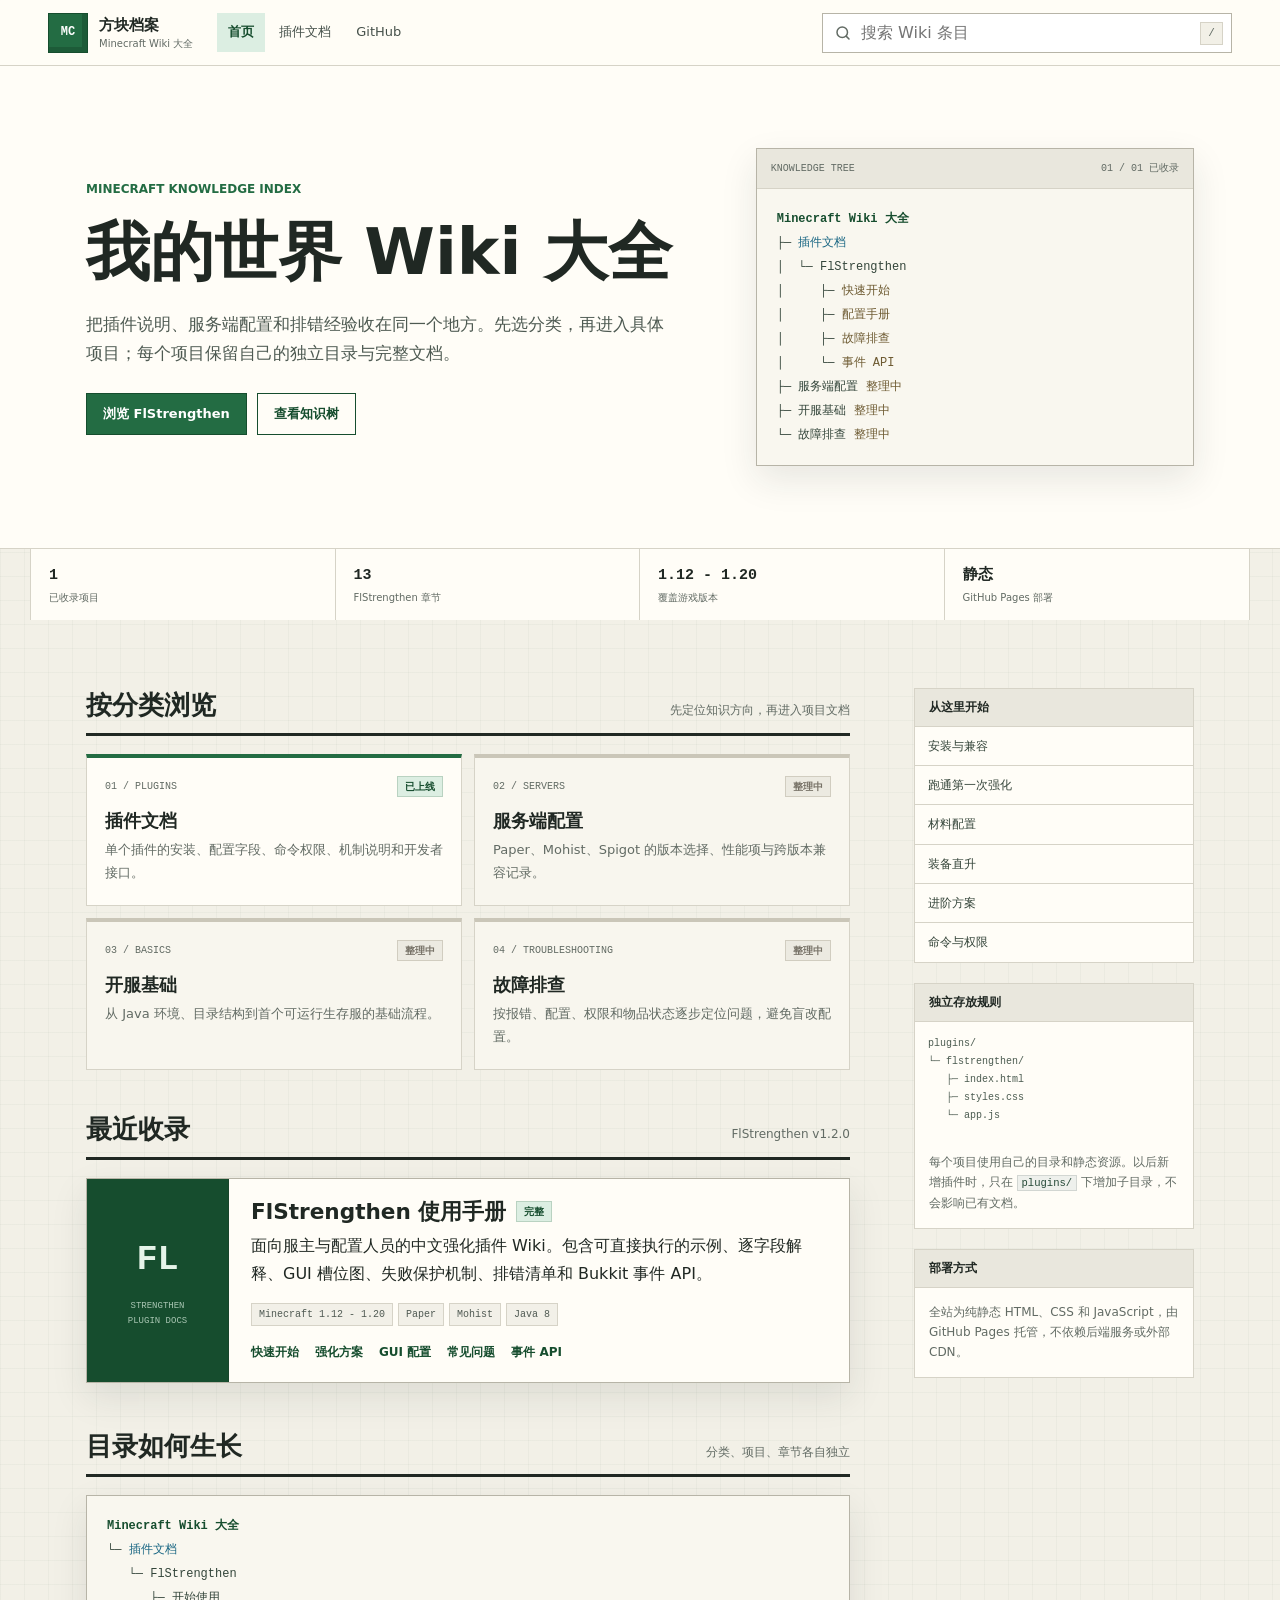
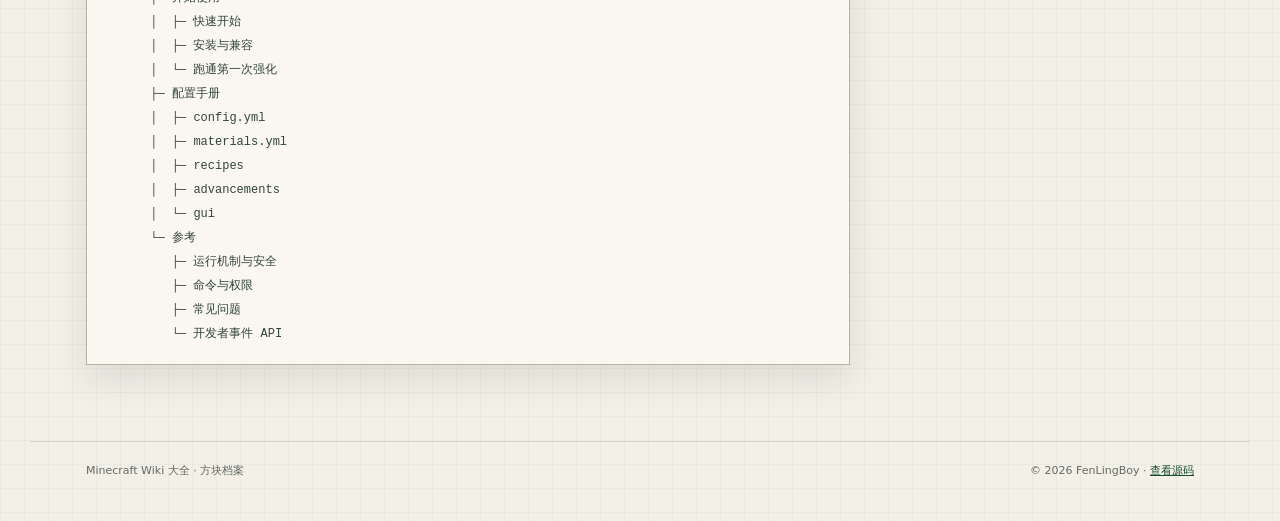
<file: index.html>
<!doctype html>
<html lang="zh-CN">
<head>
  <meta charset="utf-8">
  <meta name="viewport" content="width=device-width, initial-scale=1">
  <meta name="description" content="我的世界 Wiki 大全：插件文档、服务端配置、兼容说明与排错知识库。">
  <title>我的世界 Wiki 大全</title>
  <link rel="stylesheet" href="assets/hub.css">
</head>
<body>
  <a class="skip-link" href="#portal-main">跳到正文</a>
  <header class="site-header">
    <a class="hub-brand" href="index.html" aria-label="Minecraft Wiki 首页">
      <span class="hub-mark">MC</span>
      <span class="hub-brand-copy"><strong>方块档案</strong><small>Minecraft Wiki 大全</small></span>
    </a>
    <nav class="header-nav" aria-label="主导航">
      <a href="index.html" aria-current="page">首页</a>
      <a class="searchable" href="plugins/index.html" data-title="插件文档" data-group="分类目录" data-search="插件文档 FlStrengthen Paper Mohist Minecraft 强化">插件文档</a>
      <a href="https://github.com/FenLingBoy/minecraft-wiki" target="_blank" rel="noreferrer">GitHub</a>
    </nav>
    <div class="hub-search">
      <svg class="hub-search-icon" viewBox="0 0 24 24" aria-hidden="true"><circle cx="11" cy="11" r="7"/><path d="m20 20-3.5-3.5"/></svg>
      <input id="hub-search-input" type="search" placeholder="搜索 Wiki 条目" autocomplete="off" aria-label="搜索 Wiki" aria-expanded="false">
      <kbd>/</kbd>
      <div class="hub-search-results" id="hub-search-results" hidden></div>
    </div>
  </header>

  <section class="hero">
    <div class="hero-inner">
      <div>
        <p class="eyebrow">MINECRAFT KNOWLEDGE INDEX</p>
        <h1>我的世界 Wiki 大全</h1>
        <p class="hero-lead">把插件说明、服务端配置和排错经验收在同一个地方。先选分类，再进入具体项目；每个项目保留自己的独立目录与完整文档。</p>
        <div class="hero-actions">
          <a class="primary-link searchable" href="plugins/flstrengthen/index.html" data-title="FlStrengthen 使用手册" data-group="插件文档" data-search="FlStrengthen 强化插件 装备直升 安装 配置 材料 概率 进阶 GUI 命令 排错 API 1.12 1.20 Paper Mohist">浏览 FlStrengthen</a>
          <a class="secondary-link searchable" href="#knowledge-tree" data-title="知识树" data-group="本站导航" data-search="知识树 分支 子分支 目录结构">查看知识树</a>
        </div>
      </div>
      <div class="tree-panel" aria-label="站点知识树">
        <div class="tree-panel-head"><span>KNOWLEDGE TREE</span><span>01 / 01 已收录</span></div>
        <pre class="knowledge-tree"><span class="root">Minecraft Wiki 大全</span>
├─ <a class="branch" href="plugins/index.html">插件文档</a>
│  └─ <a href="plugins/flstrengthen/index.html">FlStrengthen</a>
│     ├─ <a class="leaf" href="plugins/flstrengthen/index.html#quick-start">快速开始</a>
│     ├─ <a class="leaf" href="plugins/flstrengthen/index.html#config">配置手册</a>
│     ├─ <a class="leaf" href="plugins/flstrengthen/index.html#troubleshooting">故障排查</a>
│     └─ <a class="leaf" href="plugins/flstrengthen/index.html#api">事件 API</a>
├─ 服务端配置 <span class="leaf">整理中</span>
├─ 开服基础 <span class="leaf">整理中</span>
└─ 故障排查 <span class="leaf">整理中</span></pre>
      </div>
    </div>
  </section>

  <div class="status-strip" aria-label="站点状态">
    <div><strong>1</strong><span>已收录项目</span></div>
    <div><strong>13</strong><span>FlStrengthen 章节</span></div>
    <div><strong>1.12 - 1.20</strong><span>覆盖游戏版本</span></div>
    <div><strong>静态</strong><span>GitHub Pages 部署</span></div>
  </div>

  <main class="portal-main" id="portal-main">
    <div class="portal-layout">
      <div>
        <section aria-labelledby="channels-title">
          <div class="section-head">
            <h2 id="channels-title">按分类浏览</h2>
            <p>先定位知识方向，再进入项目文档</p>
          </div>
          <div class="channel-grid">
            <a class="channel is-live searchable" href="plugins/index.html" data-title="插件文档分类" data-group="分类目录" data-search="插件文档 插件教程 强化 经济 GUI 属性 API">
              <span class="channel-kicker"><span>01 / PLUGINS</span><span class="badge">已上线</span></span>
              <h3>插件文档</h3>
              <p>单个插件的安装、配置字段、命令权限、机制说明和开发者接口。</p>
            </a>
            <div class="channel is-planned">
              <span class="channel-kicker"><span>02 / SERVERS</span><span class="badge badge-planned">整理中</span></span>
              <h3>服务端配置</h3>
              <p>Paper、Mohist、Spigot 的版本选择、性能项与跨版本兼容记录。</p>
            </div>
            <div class="channel is-planned">
              <span class="channel-kicker"><span>03 / BASICS</span><span class="badge badge-planned">整理中</span></span>
              <h3>开服基础</h3>
              <p>从 Java 环境、目录结构到首个可运行生存服的基础流程。</p>
            </div>
            <div class="channel is-planned">
              <span class="channel-kicker"><span>04 / TROUBLESHOOTING</span><span class="badge badge-planned">整理中</span></span>
              <h3>故障排查</h3>
              <p>按报错、配置、权限和物品状态逐步定位问题，避免盲改配置。</p>
            </div>
          </div>
        </section>

        <section class="featured-project" aria-labelledby="featured-title">
          <div class="section-head">
            <h2 id="featured-title">最近收录</h2>
            <p>FlStrengthen v1.2.0</p>
          </div>
          <article class="project-card">
            <div class="project-cover">
              <strong>FL</strong>
              <span>STRENGTHEN<br>PLUGIN DOCS</span>
            </div>
            <div class="project-body">
              <div class="project-heading">
                <h3>FlStrengthen 使用手册</h3>
                <span class="badge">完整</span>
              </div>
              <p>面向服主与配置人员的中文强化插件 Wiki。包含可直接执行的示例、逐字段解释、GUI 槽位图、失败保护机制、排错清单和 Bukkit 事件 API。</p>
              <div class="tag-row">
                <span>Minecraft 1.12 - 1.20</span>
                <span>Paper</span>
                <span>Mohist</span>
                <span>Java 8</span>
              </div>
              <div class="project-links">
                <a class="searchable" href="plugins/flstrengthen/index.html#quick-start" data-title="FlStrengthen 快速开始" data-group="FlStrengthen 使用手册" data-search="快速开始 安装 测试 命令 材料 强化">快速开始</a>
                <a class="searchable" href="plugins/flstrengthen/index.html#recipes" data-title="FlStrengthen 强化方案配置" data-group="FlStrengthen 使用手册" data-search="强化方案 recipes 成功率 降级 损坏 属性 命令">强化方案</a>
                <a class="searchable" href="plugins/flstrengthen/index.html#gui" data-title="FlStrengthen GUI 配置" data-group="FlStrengthen 使用手册" data-search="GUI 界面 槽位 按钮 信息物品 占位符">GUI 配置</a>
                <a class="searchable" href="plugins/flstrengthen/index.html#troubleshooting" data-title="FlStrengthen 常见问题" data-group="FlStrengthen 使用手册" data-search="常见问题 排错 配置 加载 0 个方案 经济 属性">常见问题</a>
                <a class="searchable" href="plugins/flstrengthen/index.html#api" data-title="FlStrengthen 开发者 API" data-group="FlStrengthen 使用手册" data-search="开发者 API 事件 Bukkit Listener">事件 API</a>
              </div>
            </div>
          </article>
        </section>

        <section class="knowledge-section" id="knowledge-tree" aria-labelledby="tree-title">
          <div class="section-head">
            <h2 id="tree-title">目录如何生长</h2>
            <p>分类、项目、章节各自独立</p>
          </div>
          <div class="tree-panel">
            <pre class="knowledge-tree"><span class="root">Minecraft Wiki 大全</span>
└─ <span class="branch">插件文档</span>
   └─ FlStrengthen
      ├─ 开始使用
      │  ├─ 快速开始
      │  ├─ 安装与兼容
      │  └─ 跑通第一次强化
      ├─ 配置手册
      │  ├─ config.yml
      │  ├─ materials.yml
      │  ├─ recipes
      │  ├─ advancements
      │  └─ gui
      └─ 参考
         ├─ 运行机制与安全
         ├─ 命令与权限
         ├─ 常见问题
         └─ 开发者事件 API</pre>
          </div>
        </section>
      </div>

      <aside class="portal-aside">
        <section class="aside-box" aria-labelledby="start-links">
          <h2 id="start-links">从这里开始</h2>
          <div class="aside-links">
            <a class="searchable" href="plugins/flstrengthen/index.html#install" data-title="安装与兼容" data-group="FlStrengthen" data-search="安装 兼容 Paper Mohist Vault Java 1.12 1.20">安装与兼容</a>
            <a class="searchable" href="plugins/flstrengthen/index.html#first-attempt" data-title="跑通第一次强化" data-group="FlStrengthen" data-search="第一次 强化 测试 材料 GUI 金币">跑通第一次强化</a>
            <a class="searchable" href="plugins/flstrengthen/index.html#materials" data-title="材料配置" data-group="FlStrengthen" data-search="材料 materials.yml 通配符 显示名 Lore 概率">材料配置</a>
            <a class="searchable" href="plugins/flstrengthen/index.html#direct-upgrades" data-title="装备直升" data-group="FlStrengthen" data-search="直升 direct-upgrades 武器 Lore 目标等级">装备直升</a>
            <a class="searchable" href="plugins/flstrengthen/index.html#advancements" data-title="进阶方案" data-group="FlStrengthen" data-search="进阶 advancements 奖励 required-level 成功率">进阶方案</a>
            <a class="searchable" href="plugins/flstrengthen/index.html#commands" data-title="命令与权限" data-group="FlStrengthen" data-search="命令 权限 LuckPerms fls open reload">命令与权限</a>
          </div>
        </section>
        <section class="aside-box" aria-labelledby="hub-structure">
          <h2 id="hub-structure">独立存放规则</h2>
          <pre class="mini-tree">plugins/
└─ flstrengthen/
   ├─ index.html
   ├─ styles.css
   └─ app.js</pre>
          <div class="aside-note">
            <p>每个项目使用自己的目录和静态资源。以后新增插件时，只在 <code>plugins/</code> 下增加子目录，不会影响已有文档。</p>
          </div>
        </section>
        <section class="aside-box" aria-labelledby="source-note">
          <h2 id="source-note">部署方式</h2>
          <div class="aside-note">
            <p>全站为纯静态 HTML、CSS 和 JavaScript，由 GitHub Pages 托管，不依赖后端服务或外部 CDN。</p>
          </div>
        </section>
      </aside>
    </div>
  </main>

  <footer class="site-footer">
    <span>Minecraft Wiki 大全 · 方块档案</span>
    <span>© <span id="current-year">2026</span> FenLingBoy · <a href="https://github.com/FenLingBoy/minecraft-wiki">查看源码</a></span>
  </footer>
  <script src="assets/hub.js"></script>
</body>
</html>
</file>
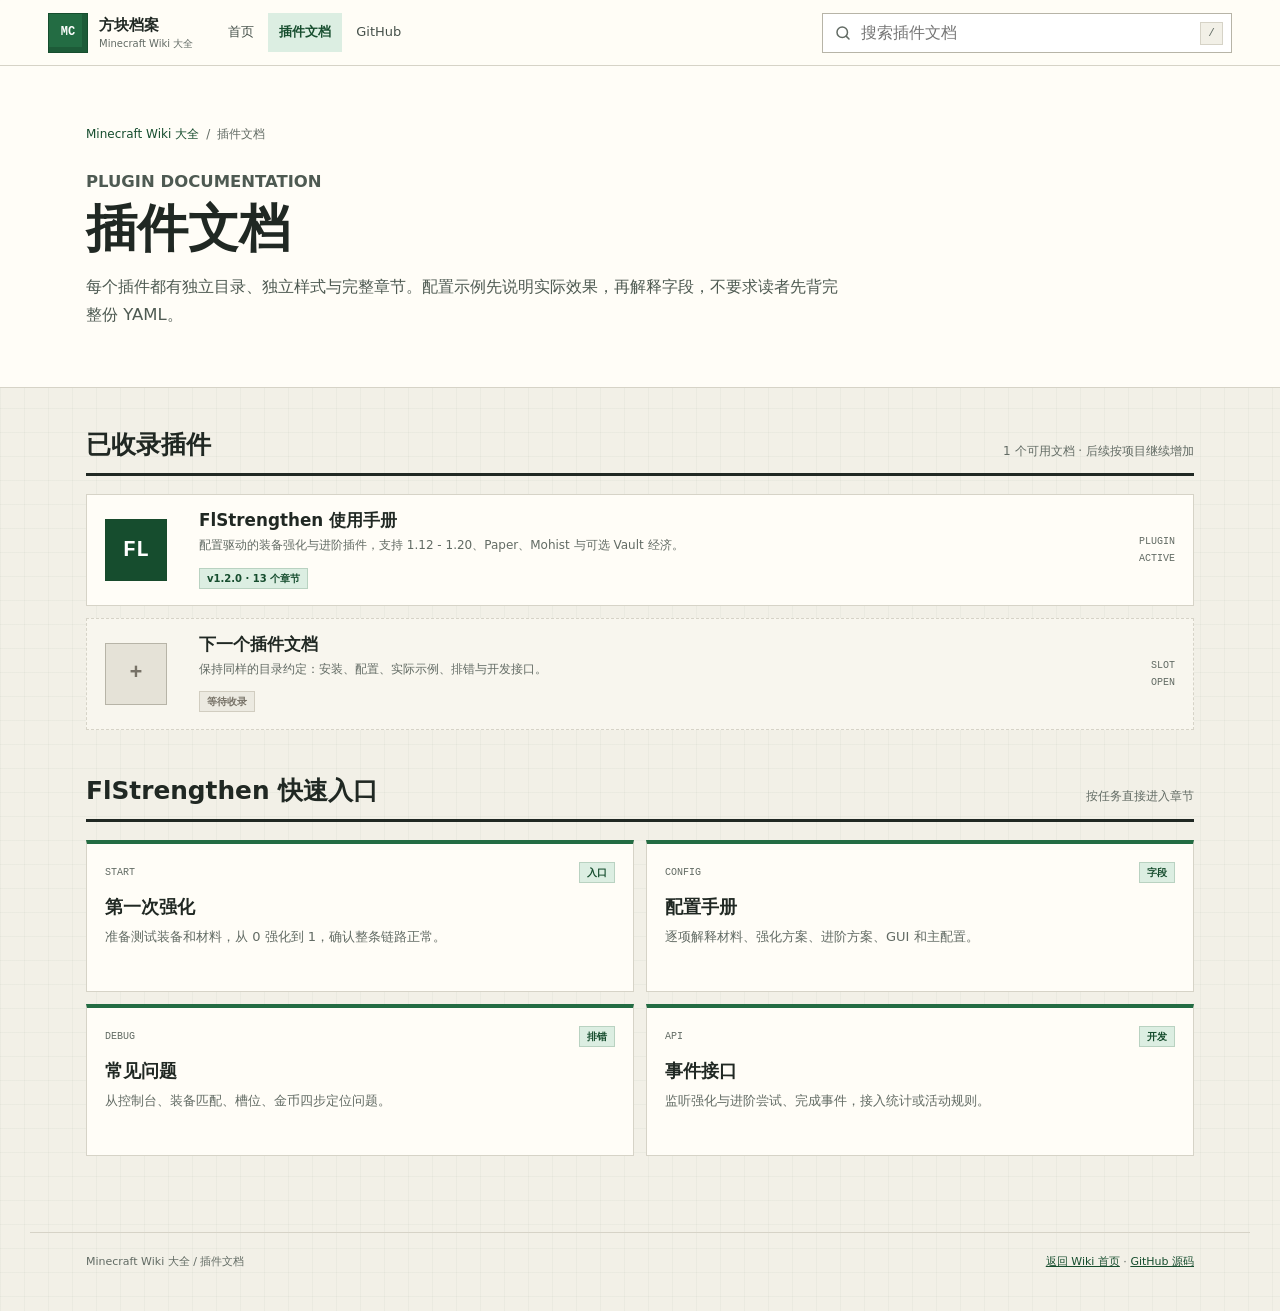
<file: plugins/index.html>
<!doctype html>
<html lang="zh-CN">
<head>
  <meta charset="utf-8">
  <meta name="viewport" content="width=device-width, initial-scale=1">
  <meta name="description" content="我的世界插件文档目录：FlStrengthen 强化插件中文 Wiki。">
  <title>插件文档 | 我的世界 Wiki 大全</title>
  <link rel="stylesheet" href="../assets/hub.css">
</head>
<body>
  <a class="skip-link" href="#catalog-main">跳到正文</a>
  <header class="site-header">
    <a class="hub-brand" href="../index.html" aria-label="返回 Minecraft Wiki 首页">
      <span class="hub-mark">MC</span>
      <span class="hub-brand-copy"><strong>方块档案</strong><small>Minecraft Wiki 大全</small></span>
    </a>
    <nav class="header-nav" aria-label="主导航">
      <a href="../index.html">首页</a>
      <a href="index.html" aria-current="page">插件文档</a>
      <a href="https://github.com/FenLingBoy/minecraft-wiki" target="_blank" rel="noreferrer">GitHub</a>
    </nav>
    <div class="hub-search">
      <svg class="hub-search-icon" viewBox="0 0 24 24" aria-hidden="true"><circle cx="11" cy="11" r="7"/><path d="m20 20-3.5-3.5"/></svg>
      <input id="hub-search-input" type="search" placeholder="搜索插件文档" autocomplete="off" aria-label="搜索插件文档" aria-expanded="false">
      <kbd>/</kbd>
      <div class="hub-search-results" id="hub-search-results" hidden></div>
    </div>
  </header>

  <section class="category-hero">
    <div class="category-hero-inner">
      <nav class="breadcrumb" aria-label="面包屑">
        <a href="../index.html">Minecraft Wiki 大全</a><span>/</span><span>插件文档</span>
      </nav>
      <p class="eyebrow">PLUGIN DOCUMENTATION</p>
      <h1>插件文档</h1>
      <p>每个插件都有独立目录、独立样式与完整章节。配置示例先说明实际效果，再解释字段，不要求读者先背完整份 YAML。</p>
    </div>
  </section>

  <main class="catalog-main" id="catalog-main">
    <div class="catalog-intro">
      <h2>已收录插件</h2>
      <p>1 个可用文档 · 后续按项目继续增加</p>
    </div>
    <div class="catalog-list">
      <a class="catalog-item searchable" href="flstrengthen/index.html" data-title="FlStrengthen 强化插件 Wiki" data-group="插件文档" data-search="FlStrengthen Minecraft 强化插件 装备直升 进阶 材料 GUI Vault 1.12 1.20 Paper Mohist 配置 命令 API">
        <span class="catalog-icon">FL</span>
        <span class="catalog-copy">
          <h3>FlStrengthen 使用手册</h3>
          <p>配置驱动的装备强化与进阶插件，支持 1.12 - 1.20、Paper、Mohist 与可选 Vault 经济。</p>
          <span class="badge">v1.2.0 · 13 个章节</span>
        </span>
        <span class="catalog-meta">PLUGIN<br>ACTIVE</span>
      </a>
      <div class="catalog-item planned-row">
        <span class="catalog-icon">+</span>
        <span class="catalog-copy">
          <h3>下一个插件文档</h3>
          <p>保持同样的目录约定：安装、配置、实际示例、排错与开发接口。</p>
          <span class="badge badge-planned">等待收录</span>
        </span>
        <span class="catalog-meta">SLOT<br>OPEN</span>
      </div>
    </div>

    <section class="category-followup" aria-labelledby="plugin-links">
      <div class="catalog-intro">
        <h2 id="plugin-links">FlStrengthen 快速入口</h2>
        <p>按任务直接进入章节</p>
      </div>
      <div class="channel-grid">
        <a class="channel is-live searchable" href="flstrengthen/index.html#quick-start" data-title="FlStrengthen 快速开始" data-group="插件文档 / FlStrengthen" data-search="快速开始 安装 5 分钟 测试 强化">
          <span class="channel-kicker"><span>START</span><span class="badge">入口</span></span>
          <h3>第一次强化</h3>
          <p>准备测试装备和材料，从 0 强化到 1，确认整条链路正常。</p>
        </a>
        <a class="channel is-live searchable" href="flstrengthen/index.html#config" data-title="FlStrengthen 配置手册" data-group="插件文档 / FlStrengthen" data-search="配置 config materials recipes direct-upgrades advancements gui 字段">
          <span class="channel-kicker"><span>CONFIG</span><span class="badge">字段</span></span>
          <h3>配置手册</h3>
          <p>逐项解释材料、强化方案、进阶方案、GUI 和主配置。</p>
        </a>
        <a class="channel is-live searchable" href="flstrengthen/index.html#troubleshooting" data-title="FlStrengthen 排错" data-group="插件文档 / FlStrengthen" data-search="排错 FAQ 加载 0 个方案 材料 Vault 经济 属性等级">
          <span class="channel-kicker"><span>DEBUG</span><span class="badge">排错</span></span>
          <h3>常见问题</h3>
          <p>从控制台、装备匹配、槽位、金币四步定位问题。</p>
        </a>
        <a class="channel is-live searchable" href="flstrengthen/index.html#api" data-title="FlStrengthen 开发者事件" data-group="插件文档 / FlStrengthen" data-search="开发者 API Bukkit 事件 Listener Java">
          <span class="channel-kicker"><span>API</span><span class="badge">开发</span></span>
          <h3>事件接口</h3>
          <p>监听强化与进阶尝试、完成事件，接入统计或活动规则。</p>
        </a>
      </div>
    </section>
  </main>

  <footer class="site-footer">
    <span>Minecraft Wiki 大全 / 插件文档</span>
    <span><a href="../index.html">返回 Wiki 首页</a> · <a href="https://github.com/FenLingBoy/minecraft-wiki">GitHub 源码</a></span>
  </footer>
  <script src="../assets/hub.js"></script>
</body>
</html>
</file>
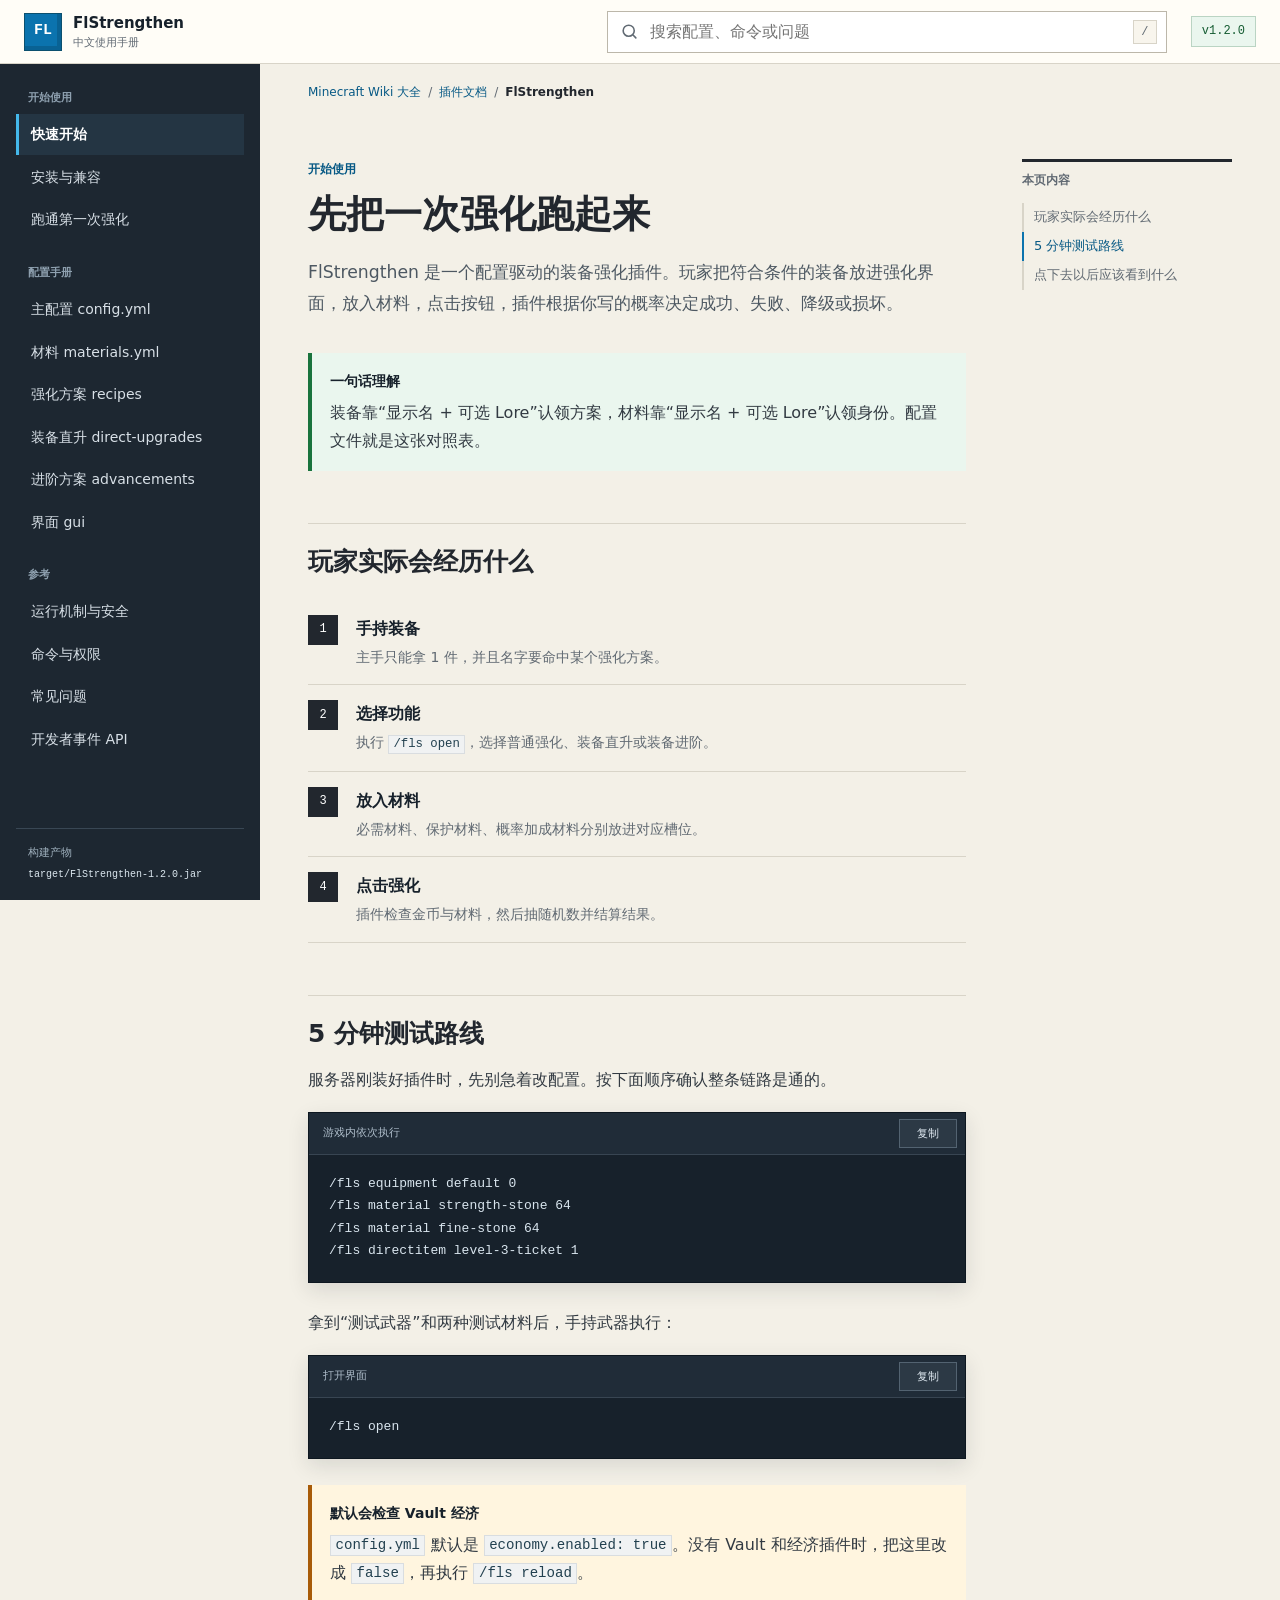
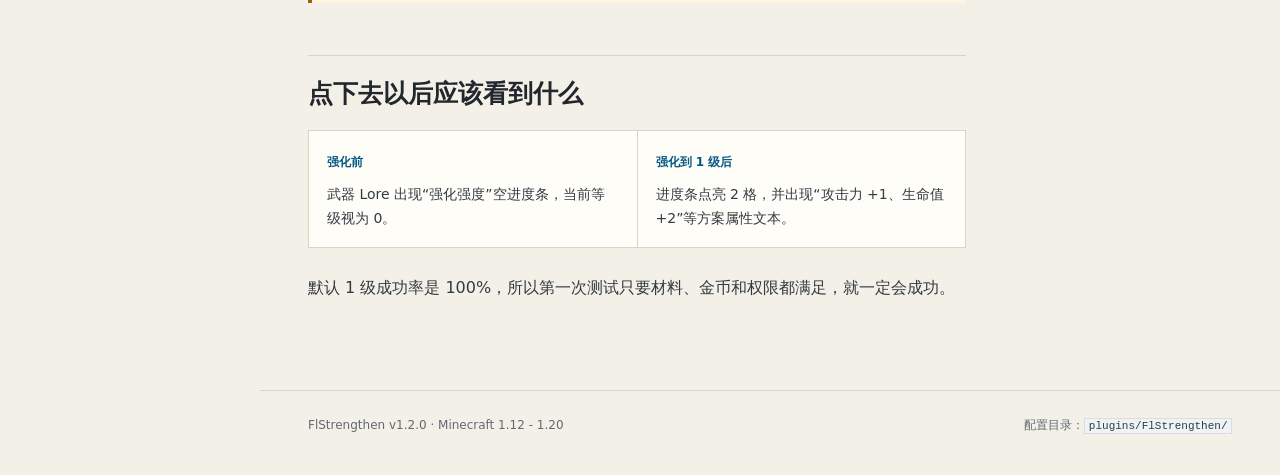
<file: plugins/flstrengthen/index.html>
<!doctype html>
<html lang="zh-CN">
<head>
  <meta charset="utf-8">
  <meta name="viewport" content="width=device-width, initial-scale=1">
  <meta name="description" content="FlStrengthen Minecraft 强化插件中文使用手册">
  <title>FlStrengthen 使用手册</title>
  <link rel="stylesheet" href="styles.css">
</head>
<body>
  <a class="skip-link" href="#article-host">跳到正文</a>
  <header class="topbar">
    <button class="icon-button mobile-only" id="menu-button" aria-label="打开目录" aria-expanded="false">
      <svg viewBox="0 0 24 24" aria-hidden="true"><path d="M4 6h16M4 12h16M4 18h16"/></svg>
    </button>
    <a class="brand" href="#quick-start" aria-label="返回快速开始">
      <span class="brand-mark">FL</span>
      <span class="brand-copy"><strong>FlStrengthen</strong><small>中文使用手册</small></span>
    </a>
    <div class="search-wrap">
      <svg class="search-icon" viewBox="0 0 24 24" aria-hidden="true"><circle cx="11" cy="11" r="7"/><path d="m20 20-3.5-3.5"/></svg>
      <input id="search-input" type="search" placeholder="搜索配置、命令或问题" autocomplete="off" aria-label="搜索 Wiki">
      <kbd class="search-key">/</kbd>
      <div class="search-results" id="search-results" hidden></div>
    </div>
    <span class="version-badge">v1.2.0</span>
  </header>
  <div class="shell">
    <div class="sidebar-scrim" id="sidebar-scrim"></div>
    <aside class="sidebar" id="sidebar" aria-label="Wiki 目录">
      <nav id="wiki-nav">
        <p class="nav-label">开始使用</p>
        <a class="nav-link is-active" href="#quick-start" data-page="quick-start">快速开始</a>
        <a class="nav-link" href="#install" data-page="install">安装与兼容</a>
        <a class="nav-link" href="#first-attempt" data-page="first-attempt">跑通第一次强化</a>
        <p class="nav-label">配置手册</p>
        <a class="nav-link" href="#config" data-page="config">主配置 config.yml</a>
        <a class="nav-link" href="#materials" data-page="materials">材料 materials.yml</a>
        <a class="nav-link" href="#recipes" data-page="recipes">强化方案 recipes</a>
        <a class="nav-link" href="#direct-upgrades" data-page="direct-upgrades">装备直升 direct-upgrades</a>
        <a class="nav-link" href="#advancements" data-page="advancements">进阶方案 advancements</a>
        <a class="nav-link" href="#gui" data-page="gui">界面 gui</a>
        <p class="nav-label">参考</p>
        <a class="nav-link" href="#mechanics" data-page="mechanics">运行机制与安全</a>
        <a class="nav-link" href="#commands" data-page="commands">命令与权限</a>
        <a class="nav-link" href="#troubleshooting" data-page="troubleshooting">常见问题</a>
        <a class="nav-link" href="#api" data-page="api">开发者事件 API</a>
      </nav>
      <div class="sidebar-foot">
        <span>构建产物</span>
        <code>target/FlStrengthen-1.2.0.jar</code>
      </div>
    </aside>
    <main class="content" id="article-host">
      <nav class="doc-parent-nav" aria-label="上级目录">
        <a href="../../index.html">Minecraft Wiki 大全</a>
        <span>/</span>
        <a href="../index.html">插件文档</a>
        <span>/</span>
        <strong>FlStrengthen</strong>
      </nav>
      <div class="content-grid">
        <div id="pages">
          <section class="wiki-page" id="quick-start" data-title="快速开始" data-group="开始使用">
            <header class="page-head">
              <p class="eyebrow">开始使用</p>
              <h1>先把一次强化跑起来</h1>
              <p class="lead">FlStrengthen 是一个配置驱动的装备强化插件。玩家把符合条件的装备放进强化界面，放入材料，点击按钮，插件根据你写的概率决定成功、失败、降级或损坏。</p>
            </header>

            <div class="callout callout-key">
              <strong>一句话理解</strong>
              <p>装备靠“显示名 + 可选 Lore”认领方案，材料靠“显示名 + 可选 Lore”认领身份。配置文件就是这张对照表。</p>
            </div>

            <h2 id="quick-flow">玩家实际会经历什么</h2>
            <ol class="flow-list">
              <li><span>1</span><div><strong>手持装备</strong><p>主手只能拿 1 件，并且名字要命中某个强化方案。</p></div></li>
              <li><span>2</span><div><strong>选择功能</strong><p>执行 <code>/fls open</code>，选择普通强化、装备直升或装备进阶。</p></div></li>
              <li><span>3</span><div><strong>放入材料</strong><p>必需材料、保护材料、概率加成材料分别放进对应槽位。</p></div></li>
              <li><span>4</span><div><strong>点击强化</strong><p>插件检查金币与材料，然后抽随机数并结算结果。</p></div></li>
            </ol>

            <h2 id="quick-test">5 分钟测试路线</h2>
            <p>服务器刚装好插件时，先别急着改配置。按下面顺序确认整条链路是通的。</p>
            <div class="code-block">
              <div class="code-head"><span>游戏内依次执行</span><button class="copy-button" type="button">复制</button></div>
              <pre><code>/fls equipment default 0
/fls material strength-stone 64
/fls material fine-stone 64
/fls directitem level-3-ticket 1</code></pre>
            </div>
            <p>拿到“测试武器”和两种测试材料后，手持武器执行：</p>
            <div class="code-block">
              <div class="code-head"><span>打开界面</span><button class="copy-button" type="button">复制</button></div>
              <pre><code>/fls open</code></pre>
            </div>

            <div class="callout callout-warn">
              <strong>默认会检查 Vault 经济</strong>
              <p><code>config.yml</code> 默认是 <code>economy.enabled: true</code>。没有 Vault 和经济插件时，把这里改成 <code>false</code>，再执行 <code>/fls reload</code>。</p>
            </div>

            <h2 id="quick-result">点下去以后应该看到什么</h2>
            <div class="before-after">
              <div><span>强化前</span><p>武器 Lore 出现“强化强度”空进度条，当前等级视为 0。</p></div>
              <div><span>强化到 1 级后</span><p>进度条点亮 2 格，并出现“攻击力 +1、生命值 +2”等方案属性文本。</p></div>
            </div>
            <p>默认 1 级成功率是 100%，所以第一次测试只要材料、金币和权限都满足，就一定会成功。</p>
          </section>

          <section class="wiki-page" id="advancements" data-title="进阶方案 advancements" data-group="配置手册" hidden>
            <header class="page-head">
              <p class="eyebrow">配置手册</p>
              <h1>进阶方案 advancements</h1>
              <p class="lead">强化是在原装备上升级；进阶则是达到条件后消耗旧装备，发放新装备、奖励和命令。一个 YAML 文件里可以放多个进阶方案。</p>
            </header>

            <h2 id="advance-flow">进阶和强化有什么区别</h2>
            <div class="compare-grid">
              <div>
                <h3>普通强化</h3>
                <p>装备留在界面里，Lore 等级提高，失败可能保留、降级或损坏。</p>
              </div>
              <div>
                <h3>装备进阶</h3>
                <p>要求某个强化方案达到指定强度。成功后旧装备被消耗，奖励直接进背包。</p>
              </div>
            </div>

            <h2 id="advance-example">完整进阶示例</h2>
            <div class="code-block">
              <div class="code-head"><span>advancements/default.yml</span><button class="copy-button" type="button">复制</button></div>
              <pre><code>advancements:
  default-awakening:
    equipment:
      display-name: '&amp;b测试武器%p%'
      material: '*'
      lore-contains: []
    strength-recipe: default
    required-level: 3
    success-chance: 50
    chance-per-extra-level: 5
    fee: 10000
    break-on-failure: false
    materials:
      strength-stone: 5
      fine-stone: 5
    chance-booster:
      material: chance-booster
      max-items: 64
    break-protection-material: break-protector
    rewards:
      items:
        - material: DIAMOND_SWORD
          amount: 1
          name: '&amp;d觉醒·测试武器'
          lore:
            - '&amp;7由 FlStrengthen 进阶系统生成。'
          glow: true
      commands:
        - '[console] say %player% 完成了一次装备进阶'
    broadcast: '&amp;d{player} &amp;7成功进阶了 &amp;f{equipment_name}&amp;7！'</code></pre>
            </div>

            <h2 id="advance-id">方案 ID 和装备匹配</h2>
            <p>与强化方案不同，进阶 ID 写在文件内容里。<code>default-awakening</code> 才是方案 ID，文件名只用于组织配置。默认示例要求装备同时满足：</p>
            <ul class="check-list">
              <li>显示名匹配 <code>&amp;b测试武器%p%</code>。</li>
              <li>能匹配 <code>strength-recipe: default</code> 的强化方案。</li>
              <li>当前强化等级至少为 <code>required-level: 3</code>。</li>
            </ul>
            <p>进阶自己也会检查 <code>equipment</code>，并要求关联的强化方案同样认这件装备。这样能避免拿一件只是名字相似、实际没有强化等级的物品来进阶。</p>

            <h2 id="advance-chance">成功率怎么算</h2>
            <div class="formula-box">
              <p>最终基础概率 = <code>success-chance</code> + (<code>当前等级 - required-level</code>) × <code>chance-per-extra-level</code></p>
              <p>结果最低 0，最高 100。放入概率材料后再往上加，同样最高 100。</p>
            </div>
            <p>默认方案 3 级时是 50%；4 级是 55%；5 级是 60%。<code>required-level</code> 以下根本不能尝试，不会用负数扣概率。</p>

            <h2 id="advance-fields">字段速查</h2>
            <div class="table-wrap">
              <table>
                <thead><tr><th>字段</th><th>解释</th></tr></thead>
                <tbody>
                  <tr><td><code>equipment</code></td><td>进阶入口的物品匹配条件，字段与强化方案相同。</td></tr>
                  <tr><td><code>strength-recipe</code></td><td>用哪个强化方案读取当前等级。必须填已加载的方案 ID。</td></tr>
                  <tr><td><code>required-level</code></td><td>最低强化等级，低于该值直接提示强度不足。</td></tr>
                  <tr><td><code>success-chance</code></td><td>刚好达到最低等级时的基础成功率。</td></tr>
                  <tr><td><code>chance-per-extra-level</code></td><td>每高出最低等级一级，再增加多少成功率。</td></tr>
                  <tr><td><code>fee</code></td><td>进阶费用，经济开启时扣除。</td></tr>
                  <tr><td><code>break-on-failure</code></td><td>失败时是否可能损坏旧装备。进阶没有降级逻辑。</td></tr>
                  <tr><td><code>materials</code></td><td>进阶必需材料 ID 和数量。</td></tr>
                  <tr><td><code>chance-booster</code></td><td>概率材料定义和单次最多消耗数量。</td></tr>
                  <tr><td><code>break-protection-material</code></td><td>损坏保护材料 ID。只有失败且开启损坏时才参与。</td></tr>
                  <tr><td><code>rewards</code></td><td>成功后的物品和命令。</td></tr>
                  <tr><td><code>broadcast</code></td><td>成功全服消息。</td></tr>
                </tbody>
              </table>
            </div>

            <h2 id="advance-rewards">奖励物品怎么写</h2>
            <div class="code-block">
              <div class="code-head"><span>rewards.items</span><button class="copy-button" type="button">复制</button></div>
              <pre><code>rewards:
  items:
    - material: DIAMOND_SWORD
      data: 0
      amount: 1
      name: '&amp;d觉醒武器'
      lore:
        - '&amp;7由进阶系统生成'
      glow: true</code></pre>
            </div>
            <p><code>material</code> 写 Bukkit 材质名。<code>data</code> 用于旧版物品数据值；<code>amount</code> 是数量；<code>glow</code> 只添加隐藏附魔光效。背包放不下时，奖励会掉在玩家脚下，不会消失。</p>
            <p>奖励物品的 <code>name</code> 和 <code>lore</code> 不支持运行时占位符。需要在名称里带玩家名等动态内容时，用奖励命令交给其他插件生成物品，或修改插件代码扩展。</p>

            <h2 id="advance-success">成功后发生什么</h2>
            <ol class="steps">
              <li><strong>消耗旧装备</strong><p>界面装备槽里的原装备被移除。</p></li>
              <li><strong>发放奖励</strong><p>按 <code>rewards.items</code> 的顺序给物品，放不下就掉落。</p></li>
              <li><strong>执行命令</strong><p>按 <code>rewards.commands</code> 执行，支持 <code>[console]</code>、<code>[player]</code>。</p></li>
              <li><strong>广播与关界面</strong><p>发送 <code>broadcast</code>，随后关闭进阶界面。</p></li>
            </ol>
            <p>奖励命令也支持 <code>%player%</code>、<code>%level%</code>、<code>%equipment_name%</code>。<code>%level%</code> 是进阶时的原装备强度。</p>

            <h2 id="advance-fail">失败时发生什么</h2>
            <p><code>break-on-failure: false</code> 时，旧装备保留，材料和金币正常消耗。<code>true</code> 时会先检查损坏保护；保护失败则装备消失。进阶没有“失败降级到某个强度”的配置。</p>
          </section>

          <section class="wiki-page" id="direct-upgrades" data-title="装备直升 direct-upgrades" data-group="配置手册" hidden>
            <header class="page-head">
              <p class="eyebrow">配置手册</p>
              <h1>装备直升 direct-upgrades</h1>
              <p class="lead">直升是第三个独立界面：把武器和直升券放进去，点击后不抽成功率，直接把武器 Lore 写到这张券指定的强化等级。</p>
            </header>

            <div class="callout callout-key">
              <strong>它和普通强化差在哪</strong>
              <p>普通强化一次只尝试下一级，受成功率和失败分支影响。直升是确定性结果，只检查武器方案、直升券、数量、等级和费用。</p>
            </div>

            <h2 id="direct-flow">玩家怎么用</h2>
            <ol class="flow-list">
              <li><span>1</span><div><strong>打开选择页</strong><p>执行 <code>/fls open</code>，点击“装备直升”；也可以直接执行 <code>/fls direct</code>。</p></div></li>
              <li><span>2</span><div><strong>放入武器</strong><p>武器可以手持进入，也可以在直升界面里直接放入或替换。数量必须是 1。</p></div></li>
              <li><span>3</span><div><strong>放入直升道具</strong><p>直升槽只接受 <code>direct-upgrades.yml</code> 中登记，并且绑定当前强化方案的道具。</p></div></li>
              <li><span>4</span><div><strong>点击直升</strong><p>插件读取券上的目标等级，直接更新 Lore、扣除道具与费用，并执行成功命令。</p></div></li>
            </ol>

            <h2 id="direct-example">完整配置示例</h2>
            <div class="code-block">
              <div class="code-head"><span>direct-upgrades.yml</span><button class="copy-button" type="button">复制</button></div>
              <pre><code>direct-upgrades:
  level-3-ticket:
    item:
      material: '*'
      display-name: '&amp;6直升券·三级%p%'
      lore-contains:
        - '&amp;7使用后直接将武器提升到 &amp;e3 &amp;7级'
    strength-recipe: default
    target-level: 3
    consume-amount: 1
    fee: 0
    success-commands:
      - '[console] say %player% 使用直升券到达 %level% 级'
    broadcast: '&amp;6{player} &amp;7将 &amp;f{equipment_name} &amp;7直升到 &amp;e{level} &amp;7级！'</code></pre>
            </div>

            <h2 id="direct-fields">每个字段在说什么</h2>
            <div class="table-wrap">
              <table>
                <thead><tr><th>字段</th><th>作用</th></tr></thead>
                <tbody>
                  <tr><td><code>item.material</code></td><td>限制原版材质，<code>*</code> 表示不限制。</td></tr>
                  <tr><td><code>item.display-name</code></td><td>显示名匹配，<code>%p%</code> 可匹配编号或活动名等任意片段。</td></tr>
                  <tr><td><code>item.lore-contains</code></td><td>必须同时出现的 Lore 文本，用来防止同名普通物品冒充。</td></tr>
                  <tr><td><code>strength-recipe</code></td><td>只能用于哪个强化方案，例如 <code>default</code>。</td></tr>
                  <tr><td><code>target-level</code></td><td>直升后的等级，不能超过方案的 <code>max-level</code>。</td></tr>
                  <tr><td><code>consume-amount</code></td><td>一次消耗几张券；数量不足时不会执行。</td></tr>
                  <tr><td><code>fee</code></td><td>直升金币费用；经济关闭时视为 0。</td></tr>
                </tbody>
              </table>
            </div>

            <h2 id="direct-security">为什么名字和 Lore 都要写</h2>
            <p>只写显示名时，玩家可能用铁砧改出同名普通物品。把 <code>material</code> 和专属 <code>lore-contains</code> 一起写上，识别结果才稳定。武器当前等级达到或高于券的目标等级时，插件会拒绝执行，也不会吃掉券。</p>
            <p>成功命令中的 <code>%level%</code> 是目标等级，<code>%equipment_name%</code> 是武器显示名。命令默认按控制台执行，也支持 <code>[player]</code>；<code>[op]</code> 会被阻断。</p>
          </section>

          <section class="wiki-page" id="gui" data-title="界面 gui" data-group="配置手册" hidden>
            <header class="page-head">
              <p class="eyebrow">配置手册</p>
              <h1>界面 gui</h1>
              <p class="lead">选择页、普通强化、装备直升和进阶各有一个布局文件。槽位数字与 Bukkit 背包一致，从 0 开始：第一行第一格是 0，第一行第九格是 8，第二行第一格是 9。</p>
            </header>

            <h2 id="gui-files">布局文件怎么分工</h2>
            <div class="file-tree">
              <p><span class="folder">plugins/FlStrengthen/gui/</span></p>
              <p>├─ <span class="file">selector.yml</span><small>/fls open</small></p>
              <p>├─ <span class="file">strengthen.yml</span><small>/fls strengthen</small></p>
              <p>├─ <span class="file">direct.yml</span><small>/fls direct</small></p>
              <p>└─ <span class="file">advance.yml</span><small>/fls advance</small></p>
            </div>
            <p>文件名由 <code>config.yml</code> 里的 <code>gui.selector-layout</code>、<code>gui.strengthen-layout</code>、<code>gui.direct-layout</code> 和 <code>gui.advance-layout</code> 决定。选择页的 <code>options</code> 用 <code>slot</code>、<code>mode</code>、<code>permission</code> 和 <code>item</code> 配置按钮。</p>

            <h2 id="gui-map">默认 54 格界面地图</h2>
            <div class="slot-map-wrap">
              <div class="slot-map" id="slot-map" data-size="54" aria-label="默认强化界面槽位图"></div>
              <div class="slot-legend">
                <span><i class="legend-equipment"></i>装备</span>
                <span><i class="legend-material"></i>必需材料</span>
                <span><i class="legend-protection"></i>保护材料</span>
                <span><i class="legend-boost"></i>概率材料</span>
                <span><i class="legend-button"></i>执行按钮</span>
                <span><i class="legend-message"></i>信息物品</span>
              </div>
            </div>
            <p>图上数字就是配置槽位。默认设备在 13，材料在 19 到 25，保护在 29 和 30，概率材料在 32 和 33，按钮在 40，信息纸张在 4。</p>

            <h2 id="gui-slots">槽位字段</h2>
            <div class="table-wrap">
              <table>
                <thead><tr><th>字段</th><th>默认</th><th>作用</th></tr></thead>
                <tbody>
                  <tr><td><code>title</code></td><td>界面标题</td><td>支持 <code>&amp;</code> 颜色代码。</td></tr>
                  <tr><td><code>size</code></td><td><code>54</code></td><td>界面格子数。插件限定在 9 到 54，并向上补齐为整行。</td></tr>
                  <tr><td><code>equipment-slots</code></td><td><code>[13]</code></td><td>装备展示位。当前实现只使用列表第一项放实际装备。</td></tr>
                  <tr><td><code>material-slots</code></td><td><code>[19...25]</code></td><td>必需材料可以放入的范围。</td></tr>
                  <tr><td><code>protection-slots</code></td><td><code>[29, 30]</code></td><td>损坏保护和降级保护共用这些格子。</td></tr>
                  <tr><td><code>boost-slots</code></td><td><code>[32, 33]</code></td><td>概率加成材料槽。</td></tr>
                  <tr><td><code>button-slot</code></td><td><code>40</code></td><td>点击后执行普通强化、装备直升或进阶的格子。</td></tr>
                  <tr><td><code>message-slots</code></td><td><code>[4]</code></td><td>动态信息物品显示的格子，可以配多个。</td></tr>
                </tbody>
              </table>
            </div>

            <h2 id="gui-items">装饰、按钮和信息物品</h2>
            <div class="code-block">
              <div class="code-head"><span>strengthen.yml 片段</span><button class="copy-button" type="button">复制</button></div>
              <pre><code>button-item:
  material: ANVIL
  data: 0
  name: '&amp;c&amp;l点击强化'
  lore:
    - '&amp;7当前等级: &amp;f%level%'
    - '&amp;7成功率: &amp;e%chance%%'
    - '&amp;7费用: &amp;6%money%'
  glow: true

message-item:
  material: PAPER
  name: '&amp;e强化信息'
  lore:
    - '&amp;7装备: &amp;f%equipment_name%'
    - '&amp;7所需材料: &amp;f%requirements%'</code></pre>
            </div>
            <p><code>filler-item</code> 会填满所有没被其他功能占用的格子。它只是装饰，关闭界面时不会返还。<code>button-item</code> 放在按钮槽，<code>message-item</code> 会复制到每个信息槽。</p>
            <p>三类物品都支持 <code>material</code>、<code>data</code>、<code>amount</code>、<code>name</code>、<code>lore</code>、<code>glow</code>。在 1.12 需要物品数据值时可写 <code>data: 15</code>；材质也可以使用 <code>'LEGACY:160'</code>。</p>

            <h2 id="gui-placeholders">按钮和信息物品可用的占位符</h2>
            <div class="placeholder-grid">
              <p><code>%equipment_name%</code><span>装备显示名，去掉颜色</span></p>
              <p><code>%level%</code><span>当前强化等级</span></p>
              <p><code>%next_level%</code><span>下一等级</span></p>
              <p><code>%chance%</code><span>计算加成后的当前成功率</span></p>
              <p><code>%money%</code><span>配置中的费用</span></p>
              <p><code>%requirements%</code><span>兼容写法，自动换行，每种材料一行，并显示需求与已有数量</span></p>
              <p><code>%requirements_list%</code><span>纯多行材料列表，不会额外添加开头换行</span></p>
              <p><code>%requirements_compact%</code><span>横向摘要，只显示材料名称和需求数量</span></p>
              <p><code>%material_&lt;ID&gt;_have%</code><span>指定材料当前放在材料槽里的数量</span></p>
              <p><code>%material_&lt;ID&gt;_need%</code><span>当前目标等级需要多少；不需要该材料时是 0</span></p>
              <p><code>%material_&lt;ID&gt;_status%</code><span>当前数量/需求数量，例如 64/2</span></p>
              <p><code>%break%</code><span>失败是否可能损坏，显示“是”或“否”</span></p>
              <p><code>%downgrade%</code><span>失败降低几级</span></p>
              <p><code>%required_level%</code><span>进阶最低强度</span></p>
            </div>
            <p>百分比符号本身要写两个：<code>%chance%%</code> 会显示成“75%”。前面的 <code>%chance%</code> 是占位符，最后一个是普通百分号。</p>

            <div class="callout callout-key">
              <strong>材料需求现在会自动分成多行</strong>
              <p>配置写 <code>'&amp;7所需材料: &amp;f%requirements%'</code>，界面会显示成材料标题，再逐个显示“测试强化石 x2 | 已有 64”。数量足够时整行偏绿色，不足时偏红色。</p>
            </div>
            <p>按材料 ID 查询时，把 <code>&lt;ID&gt;</code> 换成 <code>materials.yml</code> 里的键。例如强化石 ID 是 <code>strength-stone</code>，就可以使用 <code>%material_strength-stone_have%</code>、<code>%material_strength-stone_need%</code> 和 <code>%material_strength-stone_status%</code>。</p>
            <p>这些数量只统计 GUI 材料槽，不统计玩家背包。所有已经在 <code>materials.yml</code> 登记的材料 ID 都可以使用。</p>

            <h2 id="gui-safety">界面操作规则</h2>
            <ul class="check-list">
              <li>主装备槽锁定，玩家不能直接拿走或换入另一件装备。</li>
              <li>界面内所有拖拽都会被取消，防止把物品拖到奇怪的位置。</li>
              <li>材料槽只接受已登记、且分类匹配的物品。</li>
              <li>在玩家背包按住 Shift 点击材料，会尝试放进第一个合适的空槽。</li>
              <li>关闭界面时只返还装备、材料、保护和加成槽，按钮和装饰不会被刷出来。</li>
            </ul>
            <div class="callout callout-info">
              <strong>槽位不能重叠</strong>
              <p>装备、材料、保护、加成、按钮和信息槽尽量各用各的。虽然插件会按固定顺序处理，但重叠配置会让界面行为很难理解，也容易误操作。</p>
            </div>
          </section>

          <section class="wiki-page" id="mechanics" data-title="运行机制与安全" data-group="参考" hidden>
            <header class="page-head">
              <p class="eyebrow">参考</p>
              <h1>运行机制与安全</h1>
              <p class="lead">这一页解释“点一下按钮后到底发生了什么”。理解顺序后，失败保护、材料消耗和概率预览就不会看起来像随机乱扣。</p>
            </header>

            <h2 id="mechanics-sequence">一次强化的完整顺序</h2>
            <ol class="number-flow">
              <li><strong>检查会话和冷却</strong><span>同一玩家只能有一个活动界面，默认 300 毫秒内不能重复执行。</span></li>
              <li><strong>重新确认装备</strong><span>装备槽必须仍是同一件、数量为 1，并且继续匹配方案。</span></li>
              <li><strong>只检查，不先扣</strong><span>先确认目标等级、材料和金币足够。任何一项不足都不会进入抽奖。</span></li>
              <li><strong>计算预览概率</strong><span>基础成功率加概率材料，最终限制在 0 到 100。</span></li>
              <li><strong>触发尝试事件</strong><span>其他插件可以在这一步取消强化。</span></li>
              <li><strong>保存快照并扣费</strong><span>保存界面物品快照，再扣金币和必需材料。</span></li>
              <li><strong>消耗概率材料并判定</strong><span>只消耗补满成功率所需的材料，然后生成 0 到 100 的随机数。</span></li>
              <li><strong>结算成功或失败</strong><span>更新 Lore；失败时再检查损坏、降级和保护材料。</span></li>
              <li><strong>触发完成事件</strong><span>把成功、保留、降级、保护或损坏结果交给监听器。</span></li>
            </ol>

            <h2 id="mechanics-failure">失败结果对照表</h2>
            <div class="table-wrap">
              <table>
                <thead><tr><th>配置情况</th><th>失败后</th><th>材料与金币</th></tr></thead>
                <tbody>
                  <tr><td>不损坏，降级 0 级</td><td>装备和等级都保留</td><td>照常消耗</td></tr>
                  <tr><td>不损坏，降级 1 到 N 级</td><td>等级降低，最低到 0</td><td>照常消耗；降级保护可介入</td></tr>
                  <tr><td>允许损坏，保护成功</td><td>装备保留在当前等级</td><td>必需材料、金币、保护材料照常消耗</td></tr>
                  <tr><td>允许损坏，保护失败</td><td>装备从界面消失</td><td>必需材料、金币、保护材料照常消耗</td></tr>
                  <tr><td>允许损坏，同时又配置降级</td><td>先判定损坏；没坏再判定降级</td><td>两类保护可能都需要</td></tr>
                </tbody>
              </table>
            </div>
            <p>普通失败不是“插件出错”，因此不会回滚。只有处理过程中抛出未预期异常时，插件才恢复界面快照并退回已经扣除的金币。</p>

            <h2 id="mechanics-protection">保护材料怎么生效</h2>
            <p>进入对应失败分支后，插件会把保护槽里所有匹配该保护 ID 的物品一次性消耗，把每件物品的概率相加，再抽一次。</p>
            <div class="formula-box">
              <p>3 件保护石，每件 10% → 总保护率 30%</p>
              <p>抽中 → 本次损坏或降级被挡住；没抽中 → 正常损坏或降级</p>
            </div>
            <p>保护物品无论判定成功还是失败都会消耗。若某个等级同时可能损坏和降级，先处理损坏保护；装备没被损坏，再处理降级保护。</p>

            <h2 id="mechanics-booster">概率材料为什么不会“吃满”</h2>
            <p>假设基础成功率 90%，每件祝福材料加 5%，槽里放了 10 件。插件只会消耗 2 件把成功率补到 100%，剩下 8 件留在界面里。</p>
            <div class="before-after">
              <div><span>基础 90%</span><p>预览显示 90%。</p></div>
              <div><span>放入 10 件，每件 +5%</span><p>预览显示 100%，但只计算到上限。</p></div>
              <div><span>点击执行</span><p>消耗 2 件，剩余 8 件关闭界面时退回。</p></div>
            </div>
            <p><code>max-items</code> 是单次最多计入多少件。即使槽里放得更多，预览和消耗都只按这个上限计算。</p>

            <h2 id="mechanics-probability">概率边界</h2>
            <p>所有概率先限制到 0 到 100。判定使用 <code>[0, 100)</code> 的随机数，因此边界行为明确：</p>
            <ul class="check-list">
              <li><code>0</code> 永远失败，不会出现极小概率成功。</li>
              <li><code>100</code> 永远成功，不会因为随机数刚好 100 失败。</li>
              <li>写小数也可以，例如 <code>12.5</code> 表示 12.5%。</li>
              <li>写负数按下限 0 处理，写超过 100 按上限 100 处理。</li>
            </ul>

            <h2 id="mechanics-session">为什么关闭界面能退物品</h2>
            <p>打开界面时，插件先给这次操作建立独立会话，并记录玩家、装备、布局和界面容器。它只处理自己创建的界面，不会把普通箱子点击误判成强化操作。</p>
            <p>关闭、插件禁用或默认重载时，插件只返还内容槽位中的物品。装饰玻璃、按钮和信息纸张由插件生成，不在返还范围内，这能挡住通过关闭界面复制按钮物品的问题。</p>

            <h2 id="mechanics-performance">性能与重载</h2>
            <p>Bukkit 背包操作都在主线程完成。配置解析完成后会整体替换数据引用，避免玩家操作到一半撞上新旧配置混合的状态。默认重载会先关闭活动界面，所以重载期间不会保留旧会话。</p>
            <p>插件没有为每个玩家启动计时器，也没有后台线程轮询。日常开销主要来自打开界面、更新预览和点击结算，适合普通生存服的材料规模。</p>

            <div class="callout callout-warn">
              <strong>当前版本不做真实属性修改</strong>
              <p>原版攻击力、生命值等不会因为 Lore 里的文字自动变化。需要真实数值时，请用成功命令对接属性插件，或让玩法本身以 Lore 为结算依据。</p>
            </div>
          </section>

          <section class="wiki-page" id="commands" data-title="命令与权限" data-group="参考" hidden>
            <header class="page-head">
              <p class="eyebrow">参考</p>
              <h1>命令与权限</h1>
              <p class="lead">主命令是 <code>/flstrengthen</code>，日常可以简写成 <code>/fls</code>。管理命令主要用于生成测试物品、查看版本和重载配置。</p>
            </header>

            <h2 id="commands-list">全部命令</h2>
            <div class="table-wrap">
              <table>
                <thead><tr><th>命令</th><th>权限</th><th>用途</th></tr></thead>
                <tbody>
                  <tr><td><code>/fls open</code></td><td><code>flstrengthen.use</code></td><td>打开普通强化、装备直升、装备进阶的选择页。</td></tr>
                  <tr><td><code>/fls strengthen</code></td><td><code>flstrengthen.use</code></td><td>跳过选择页，直接打开普通强化界面。</td></tr>
                  <tr><td><code>/fls direct</code></td><td><code>flstrengthen.direct</code></td><td>打开装备直升界面。</td></tr>
                  <tr><td><code>/fls advance</code></td><td><code>flstrengthen.advance</code></td><td>打开主手装备的进阶界面。</td></tr>
                  <tr><td><code>/fls material &lt;ID&gt; [数量]</code></td><td><code>flstrengthen.admin</code></td><td>生成测试材料，数量限制 1 到 64。</td></tr>
                  <tr><td><code>/fls equipment &lt;方案ID&gt; [等级]</code></td><td><code>flstrengthen.admin</code></td><td>生成某个方案的测试装备。</td></tr>
                  <tr><td><code>/fls directitem &lt;ID&gt; [数量]</code></td><td><code>flstrengthen.admin</code></td><td>生成测试直升道具。</td></tr>
                  <tr><td><code>/fls reload</code></td><td><code>flstrengthen.admin</code></td><td>关闭活动界面并重新读取全部 YAML。</td></tr>
                  <tr><td><code>/fls version</code></td><td>无</td><td>查看当前插件版本。</td></tr>
                  <tr><td><code>/fls help</code></td><td>无</td><td>显示游戏内帮助。</td></tr>
                </tbody>
              </table>
            </div>
            <p>别名有 <code>/flstrengthen</code>、<code>/fls</code>、<code>/wqh</code>。三个写法执行的是同一套命令。</p>

            <h2 id="commands-examples">常用示例</h2>
            <div class="code-block">
              <div class="code-head"><span>给玩家自己生成测试内容</span><button class="copy-button" type="button">复制</button></div>
              <pre><code>/fls equipment default 0
/fls equipment default 5
/fls material strength-stone 64
/fls material chance-booster 16
/fls directitem level-3-ticket 1</code></pre>
            </div>
            <p><code>/fls equipment default 5</code> 会直接生成 5 级装备，方便测试满级提示和进阶。传入超出方案范围的等级时，插件会夹到 0 到最高等级之间。</p>
            <p><code>/fls material</code> 和 <code>/fls equipment</code> 必须由玩家执行，因为生成物会进入玩家背包。控制台可以正常执行 <code>/fls reload</code> 和 <code>/fls version</code>。</p>

            <h2 id="commands-permissions">权限默认值</h2>
            <div class="permission-list">
              <p><code>flstrengthen.use</code><span>默认所有玩家拥有，允许打开强化界面。</span></p>
              <p><code>flstrengthen.direct</code><span>默认所有玩家拥有，允许打开装备直升界面。</span></p>
              <p><code>flstrengthen.advance</code><span>默认所有玩家拥有，允许打开进阶界面。</span></p>
              <p><code>flstrengthen.admin</code><span>默认仅 OP 拥有，允许生成物品和重载配置。</span></p>
            </div>

            <h2 id="commands-luckperms">LuckPerms 示例</h2>
            <div class="code-block">
              <div class="code-head"><span>控制台或游戏内</span><button class="copy-button" type="button">复制</button></div>
              <pre><code>/lp group default permission set flstrengthen.use true
/lp group default permission set flstrengthen.direct true
/lp group default permission set flstrengthen.advance true
/lp user Steve permission set flstrengthen.admin true</code></pre>
            </div>
            <p>如果普通玩家能打开命令却没有匹配方案，先检查装备显示名和 Lore，不要第一时间怀疑权限。权限只决定能不能执行命令，不决定装备是否进入某个方案。</p>

            <h2 id="commands-tab">Tab 补全</h2>
            <p>插件会根据权限补全子命令，也会为材料命令补全材料 ID、为装备命令补全方案 ID。输入到一半再按 Tab 即可，不需要去翻配置文件找 ID。</p>
          </section>

          <section class="wiki-page" id="troubleshooting" data-title="常见问题" data-group="参考" hidden>
            <header class="page-head">
              <p class="eyebrow">参考</p>
              <h1>常见问题与排错</h1>
              <p class="lead">先看控制台的加载数量，再看物品能不能匹配，最后看材料、金币和槽位。大多数问题都在这四步之内。</p>
            </header>

            <div class="troubleshooting-order">
              <span>控制台报错</span><i>→</i>
              <span>方案数量</span><i>→</i>
              <span>装备匹配</span><i>→</i>
              <span>材料与经济</span>
            </div>

            <h2 id="faq-config">配置明明改了，为什么没生效？</h2>
            <p>改的是 <code>plugins/FlStrengthen/</code> 下的文件，并且执行了 <code>/fls reload</code> 吗？如果改的是源码里的 <code>src/main/resources</code>，那只会在重新构建 JAR 后影响新生成的默认文件；服务器运行时读取的是插件数据目录。</p>
            <p>插件不会覆盖已经存在的 YAML。想恢复默认配置，应先备份，再移走旧文件后重启，让插件重新生成。</p>

            <h2 id="faq-zero-recipes">提示加载 0 个方案，怎么查？</h2>
            <ol class="steps">
              <li><strong>看文件位置</strong><p>强化文件必须在 <code>recipes/</code>，扩展名必须是 <code>.yml</code>。</p></li>
              <li><strong>看等级是否连续</strong><p><code>max-level: 5</code> 就必须有 1、2、3、4、5，一个都不能少。</p></li>
              <li><strong>看材料 ID</strong><p>方案里引用的每个材料都必须在 <code>materials.yml</code> 存在。</p></li>
              <li><strong>看 YAML 缩进</strong><p>层级只能用空格，不要混 Tab。列表项前的 <code>-</code> 要与内容对齐。</p></li>
            </ol>
            <p>被跳过的方案会在控制台给出文件名和原因。先搜索 JAR 名或 <code>Skipped invalid</code>。</p>

            <h2 id="faq-no-scheme">装备就是打不开，提示没有匹配方案</h2>
            <p>按顺序检查三个条件：装备必须有自定义显示名；显示名去掉颜色后要完整匹配模板；如果写了 <code>lore-contains</code>，每一条 Lore 都必须存在。只满足其中一个不够。</p>
            <div class="callout callout-info">
              <strong>先做一个不会认错的测试物品</strong>
              <p>执行 <code>/fls equipment default 0</code>。这个命令生成的装备一定能匹配默认方案。如果它能打开，就说明插件正常，问题在你自己物品的名字或 Lore。</p>
            </div>

            <h2 id="faq-material">材料放不进槽位</h2>
            <ul class="check-list">
              <li>材料是否有自定义显示名，并且与 <code>display-name</code> 匹配。</li>
              <li><code>category</code> 是否与槽位类型一致。例如强化石不能放进概率材料槽。</li>
              <li>物品是否先命中了更早的另一条材料定义。</li>
              <li>保护材料槽和加成材料槽在界面配置中是否真的存在。</li>
              <li>若使用 Shift 点击，目标分类的槽位是否已经放满。</li>
            </ul>

            <h2 id="faq-money">一直提示经济系统不可用</h2>
            <p><code>economy.enabled: true</code> 时，只要本次费用大于 0，插件就要求 Vault 和经济插件都正常。安装 Vault 与经济插件，或关闭经济开关。</p>
            <p>如果已经关闭经济却仍看到收费，先区分“界面预览写着费用”和“余额真的少了”。关闭经济后实际扣款为 0。</p>

            <h2 id="faq-chance">按钮上的成功率和配置不一样</h2>
            <p>按钮显示的是“基础成功率 + 当前概率材料加成”，不是只读 <code>success-chance</code>。把加成槽里的物品拿出来，再观察数字是否回到基础值。</p>
            <p>如果基础值是 100，放不加概率材料也是 100。如果基础值是 0，必须靠材料或其他插件事件才有可能成功；插件本身不会偷偷给保底。</p>

            <h2 id="faq-protection">保护石怎么全没了？</h2>
            <p>保护材料不是按“生效几件扣几件”，而是进入对应失败分支后，把槽内所有匹配物品一次性消耗，再把概率相加做一次判定。数量越多，总保护率越高，但无论成功失败都会全部消耗。</p>

            <h2 id="faq-level-reset">更新配置后，旧装备等级变成 0 了</h2>
            <p>插件通过当前 <code>level-display</code> 生成的 Lore 文本来识别等级。如果改了模板、进度条长度或填充字符，旧装备上那一行就匹配不上新模板，于是被当成 0 级。</p>
            <p>已经上线的方案尽量冻结等级显示格式。确实要改时，先准备旧装备迁移方案，例如用命令批量替换 Lore。</p>

            <h2 id="faq-attributes">Lore 写着攻击力 +15，为什么伤害没变？</h2>
            <p><code>attributes</code> 是纯文本，不是原版 <code>AttributeModifier</code>。FlStrengthen 负责写 Lore 和触发命令，不负责修改剑的基础伤害、额外生命或暴击系统。</p>
            <p>要产生真实效果，可以在 <code>success-commands</code> 里调用属性插件、RPG 插件或自定义脚本。如果服务端已有按 Lore 计算属性的系统，则继续遵守那套系统的格式要求。</p>

            <h2 id="faq-close">关闭界面后物品去哪了？</h2>
            <p>装备、必需材料、保护材料和概率材料会尝试放回背包。背包满时物品掉落在玩家脚下。按钮、信息纸张和填充玻璃由插件生成，不会返还。</p>
            <p>如果重载或禁用插件时界面还开着，插件也会先关闭并返还内容。极端情况下操作背包抛出异常，应查看控制台并停服检查，不要继续让玩家批量点击。</p>

            <h2 id="faq-reload">reload 和重启有什么区别？</h2>
            <p><code>/fls reload</code> 只重新读取 YAML，不重新加载 Java 类。改配置用它，换 JAR 必须完整重启。重载失败时，先解决控制台指出的 YAML 或引用错误，再重复执行。</p>

            <h2 id="faq-paper-warning">Paper 1.20 的 legacy plugin 警告要处理吗？</h2>
            <p>通常不用。插件为了兼容 1.12 没有在 <code>plugin.yml</code> 写 <code>api-version</code>，所以新版 Paper 会提醒一次。只要控制台随后显示 FlStrengthen 已启用并加载方案，就不影响运行。</p>

            <h2 id="faq-not-enable">插件完全没启用</h2>
            <ol class="steps">
              <li><strong>确认文件</strong><p>JAR 是否放在 <code>plugins/</code>，文件名是否完整，文件大小是否正常。</p></li>
              <li><strong>确认 Java</strong><p>插件产物是 Java 8 字节码。服务端的 Java 版本应满足服务端本身要求。</p></li>
              <li><strong>搜索首个报错</strong><p>不要只看最后一行。找到第一次出现 <code>FlStrengthen</code> 的异常和它下面的 <code>Caused by</code>。</p></li>
              <li><strong>排除配置损坏</strong><p>临时移走插件配置目录并重启，让插件重新生成默认文件，再判断是不是旧 YAML 导致。</p></li>
            </ol>

            <h2 id="faq-broadcast">广播或命令里变量没有替换</h2>
            <p>命令使用百分号：<code>%player%</code>、<code>%level%</code>、<code>%equipment_name%</code>。广播使用大括号：<code>{player}</code>、<code>{level}</code>、<code>{equipment_name}</code>。两套语法不要混用。</p>
            <p><code>[op]</code> 前缀被安全策略拦截，会在控制台打印警告并且不执行。需要以玩家身份运行时写 <code>[player]</code>，其余情况写 <code>[console]</code>。</p>
          </section>

          <section class="wiki-page" id="api" data-title="开发者事件 API" data-group="参考" hidden>
            <header class="page-head">
              <p class="eyebrow">参考</p>
              <h1>开发者事件 API</h1>
              <p class="lead">插件提供四个同步 Bukkit 事件：强化尝试、强化完成、进阶尝试、进阶完成。适合接入活动倍率、次数限制、统计、日志和成就系统。</p>
            </header>

            <h2 id="api-events">事件列表</h2>
            <div class="table-wrap">
              <table>
                <thead><tr><th>事件</th><th>可取消</th><th>能拿到什么</th></tr></thead>
                <tbody>
                  <tr><td><code>FlStrengthenAttemptEvent</code></td><td>是</td><td>玩家、方案、当前等级、下一等级、预览成功率和费用。</td></tr>
                  <tr><td><code>FlStrengthenCompleteEvent</code></td><td>否</td><td>玩家、方案和最终结果。</td></tr>
                  <tr><td><code>FlAdvanceAttemptEvent</code></td><td>是</td><td>玩家、进阶方案、当前强度和预览成功率。</td></tr>
                  <tr><td><code>FlAdvanceCompleteEvent</code></td><td>否</td><td>玩家、进阶方案和最终结果。</td></tr>
                </tbody>
              </table>
            </div>
            <p>尝试事件在扣金币和材料之前触发，所以在这里取消不会损失物品。完成事件在结算结束后触发，不能用它撤销已经发生的失败。</p>
            <p>上面的结果对象包含 8 种状态，但完成事件只在真正进入结算后发出。被取消、条件无效或处理异常时，流程会直接返回，因此完成事件监听器通常只会看到 <code>SUCCESS</code> 或各种 <code>FAIL_*</code> 结果。</p>

            <h2 id="api-result">完成结果的几种状态</h2>
            <div class="result-grid">
              <p><code>SUCCESS</code><span>成功</span></p>
              <p><code>FAIL_KEPT</code><span>失败但装备保留</span></p>
              <p><code>FAIL_DOWNGRADED</code><span>失败并降级</span></p>
              <p><code>FAIL_PROTECTED</code><span>保护材料挡住失败</span></p>
              <p><code>FAIL_DESTROYED</code><span>失败并损坏</span></p>
              <p><code>CANCELLED</code><span>被事件取消</span></p>
              <p><code>INVALID</code><span>条件不足或装备变化</span></p>
              <p><code>ERROR</code><span>异常并执行回滚</span></p>
            </div>
            <p>用 <code>result.isSuccess()</code> 快速判断成功，或读取 <code>getOutcome()</code> 做更细的统计。<code>getPreviousLevel()</code> 和 <code>getResultLevel()</code> 分别表示操作前后等级。</p>

            <h2 id="api-example">监听示例</h2>
            <p>下面这个监听器会取消“预览成功率低于 10%”的尝试，并在成功后打印一条日志：</p>
            <div class="code-block">
              <div class="code-head"><span>StrengthListener.java</span><button class="copy-button" type="button">复制</button></div>
              <pre><code>package example;

import cn.fl.strengthen.api.FlAttemptResult;
import cn.fl.strengthen.api.FlStrengthenAttemptEvent;
import cn.fl.strengthen.api.FlStrengthenCompleteEvent;
import org.bukkit.event.EventHandler;
import org.bukkit.event.EventPriority;
import org.bukkit.event.Listener;

public final class StrengthListener implements Listener {
    @EventHandler(priority = EventPriority.HIGHEST,
            ignoreCancelled = true)
    public void onAttempt(FlStrengthenAttemptEvent event) {
        if (event.getChance() &lt; 10D) {
            event.setCancelled(true);
        }
    }

    @EventHandler
    public void onComplete(FlStrengthenCompleteEvent event) {
        if (event.getResult().getOutcome()
                == FlAttemptResult.Outcome.SUCCESS) {
            event.getPlayer().sendMessage("强化成功");
        }
    }
}</code></pre>
            </div>
            <div class="code-block">
              <div class="code-head"><span>在主类 onEnable() 注册</span><button class="copy-button" type="button">复制</button></div>
              <pre><code>getServer().getPluginManager().registerEvents(
        new StrengthListener(), this);</code></pre>
            </div>

            <h2 id="api-notes">接入时注意</h2>
            <ul class="check-list">
              <li>四个事件都是同步事件，需要操作 Bukkit 物品或玩家状态时保持主线程规则。</li>
              <li>尝试事件看到的成功率包含当前界面里的概率材料，但此时还没有扣材料。</li>
              <li>完成事件的监听器抛异常会被插件捕获并记录，不会让整个服务器调度中断。</li>
              <li>API 类和模型类都在 FlStrengthen JAR 中。开发插件时按普通软依赖方式编译，并在服务器上安装 FlStrengthen。</li>
            </ul>
            <div class="callout callout-info">
              <strong>事件适合扩展，不适合偷偷改数值</strong>
              <p>尝试事件没有修改成功率的 setter，只提供预览值和取消能力。需要动态倍率时，建议在事件中判断条件，再通过你自己的配置或命令系统实现；不要假设修改展示值会改变最终抽奖。</p>
            </div>
          </section>

          <section class="wiki-page" id="materials" data-title="材料 materials.yml" data-group="配置手册" hidden>
            <header class="page-head">
              <p class="eyebrow">配置手册</p>
              <h1>材料 materials.yml</h1>
              <p class="lead">材料文件相当于“身份证登记处”。强化方案只写材料 ID，例如 <code>strength-stone</code>；到底长什么样的物品才算这个 ID，由这里决定。</p>
            </header>

            <h2 id="materials-example">一份能直接看懂的配置</h2>
            <div class="code-block">
              <div class="code-head"><span>materials.yml</span><button class="copy-button" type="button">复制</button></div>
              <pre><code>materials:
  strength-stone:
    category: MATERIAL
    display-name: '&amp;b测试强化石'
    material: '*'
    lore-contains: []

  chance-booster:
    category: BOOST
    display-name: '&amp;d测试祝福材料'
    material: '*'
    lore-contains: []
    bonus-key: '强化成功几率'
    default-bonus: 5</code></pre>
            </div>
            <p>第一条告诉插件：显示名是“测试强化石”的物品，ID 就是 <code>strength-stone</code>，可以放进材料槽。第二条除了身份，还告诉插件：每件最多增加 5% 成功率。</p>

            <h2 id="materials-fields">每个字段到底管什么</h2>
            <div class="table-wrap">
              <table>
                <thead><tr><th>字段</th><th>必填</th><th>解释</th></tr></thead>
                <tbody>
                  <tr><td><code>category</code></td><td>建议</td><td>能放进哪类槽位：<code>MATERIAL</code>、<code>PROTECTION</code>、<code>BOOST</code>、<code>ANY</code>。</td></tr>
                  <tr><td><code>display-name</code></td><td>是</td><td>物品显示名模板。支持 <code>%p%</code> 通配，比较时忽略颜色。</td></tr>
                  <tr><td><code>material</code></td><td>否</td><td>Bukkit 材质名；<code>'*'</code> 表示不限制物品类型。默认就是 <code>'*'</code>。</td></tr>
                  <tr><td><code>lore-contains</code></td><td>否</td><td>物品必须同时包含这些 Lore 文本。适合防止普通物品只改个名字就冒充材料。</td></tr>
                  <tr><td><code>bonus-key</code></td><td>否</td><td>从 Lore 中找到这个关键词，并读取关键词后面的第一个数字作为概率。</td></tr>
                  <tr><td><code>default-bonus</code></td><td>否</td><td>没找到关键词数值时，每件物品使用多少概率。默认 0。</td></tr>
                </tbody>
              </table>
            </div>

            <h2 id="materials-category">四种分类怎么选</h2>
            <div class="category-list">
              <p><code>MATERIAL</code><span>必需材料。例如强化石、精炼石。</span></p>
              <p><code>PROTECTION</code><span>保护材料。根据方案决定保护损坏或保护降级。</span></p>
              <p><code>BOOST</code><span>概率材料。放得越多成功率越高，达到目标后只会消耗需要的数量。</span></p>
              <p><code>ANY</code><span>三类槽位都能放。方便，但更容易发生定义冲突。</span></p>
            </div>

            <h2 id="materials-name">显示名匹配：%p% 是通配符</h2>
            <p>插件匹配的是“去掉颜色代码后的完整显示名”，并且不区分英文大小写。<code>%p%</code> 可以代表任意文本，也可以代表空文本。</p>
            <div class="match-examples">
              <div><code>'&amp;b强化石%p%'</code><span>匹配“强化石”“强化石 +1”“强化石·高级”</span></div>
              <div><code>'&amp;c[%p%]保护石'</code><span>匹配“[初级]保护石”“[副本]保护石”</span></div>
              <div><code>'强化石'</code><span>只匹配显示名完全等于“强化石”的物品</span></div>
            </div>
            <div class="callout callout-warn">
              <strong>没有显示名的物品不会命中</strong>
              <p>材料匹配要求物品已有自定义显示名。即使材质和 Lore 都对，没有显示名也不能放入任何特殊槽位。</p>
            </div>

            <h2 id="materials-lore">用 Lore 增加可信度</h2>
            <p>只靠名字很容易被同名物品冒充。建议给正式材料加一行固定 Lore，并同时写进配置：</p>
            <div class="code-block">
              <div class="code-head"><span>材料定义</span><button class="copy-button" type="button">复制</button></div>
              <pre><code>  strength-stone:
    category: MATERIAL
    display-name: '&amp;b服务器强化石'
    material: '*'
    lore-contains:
      - '&amp;8FlStrengthen 材料'
    bonus-key: '强化成功几率'
    default-bonus: 5</code></pre>
            </div>
            <p><code>lore-contains</code> 是“全部包含”而不是“任意一条包含”。写了三行，物品就必须同时拥有这三段文字。颜色代码会被忽略，文字内容必须出现。</p>

            <h2 id="materials-bonus">概率数字从哪里读</h2>
            <p>假设物品 Lore 写着 <code>强化成功几率: 8</code>，配置关键词是 <code>强化成功几率</code>，那么每件算 8%。百分号可写可不写，插件读取的是关键词后面的第一个数字。</p>
            <div class="before-after">
              <div><span>找到关键词和数字</span><p>该件物品的概率等于数字，例如 <code>+8%</code>。</p></div>
              <div><span>只有关键词，没写数字</span><p>使用 <code>default-bonus</code>。</p></div>
              <div><span>连关键词都没有</span><p>同样使用 <code>default-bonus</code>。</p></div>
            </div>

            <h2 id="materials-priority">同名冲突时按文件顺序取第一个</h2>
            <p>插件会按 <code>materials.yml</code> 中从上到下的顺序查找。一个物品同时符合多个定义时，只认第一个。请让定义尽量具体，尤其是不要先放一个过于宽松的 <code>%p%</code> 定义，否则后面的定义可能永远匹配不到。</p>

            <h2 id="materials-material">material 怎么写才不跨版本翻车</h2>
            <p>材料识别使用的是当前服务端返回的 Bukkit 材质名，并且要求完全一致。跨版本最稳的做法是：材料正式物品用专属显示名和 Lore，识别时写 <code>material: '*'</code>。</p>
            <div class="table-wrap">
              <table>
                <thead><tr><th>写法</th><th>可用于</th><th>说明</th></tr></thead>
                <tbody>
                  <tr><td><code>material: '*'</code></td><td>所有版本</td><td>不检查材质，只检查显示名和 Lore，推荐用于自定义材料。</td></tr>
                  <tr><td><code>material: DIAMOND_SWORD</code></td><td>1.12 - 1.20</td><td>基础材质名在各版本中比较稳定。</td></tr>
                  <tr><td><code>material: STAINED_GLASS_PANE</code></td><td>主要在 1.12</td><td>1.13 起名称发生变化，例如白色玻璃板是 <code>WHITE_STAINED_GLASS_PANE</code>。</td></tr>
                  <tr><td><code>LEGACY:160</code></td><td>仅创建物品处</td><td>可用于 GUI 和进阶奖励的材质字段，用于按旧数字 ID 创建物品；不要把它当成材料匹配名。</td></tr>
                </tbody>
              </table>
            </div>
            <div class="callout callout-info">
              <strong>一条规则省掉大多数兼容问题</strong>
              <p>材料永远写 <code>material: '*'</code>，再用固定显示名和专属 Lore 判断。这样同一个配置文件从 1.12 换到 1.20，不需要重新查方块枚举。</p>
            </div>
          </section>

          <section class="wiki-page" id="recipes" data-title="强化方案 recipes" data-group="配置手册" hidden>
            <header class="page-head">
              <p class="eyebrow">配置手册</p>
              <h1>强化方案 recipes</h1>
              <p class="lead"><code>recipes/</code> 下的每个 YAML 就是一个完整的强化方案。文件名去掉 <code>.yml</code> 后就是方案 ID，例如 <code>weapon.yml</code> 的方案 ID 是 <code>weapon</code>。</p>
            </header>

            <h2 id="recipe-path">文件放在哪里</h2>
            <div class="file-tree">
              <p><span class="folder">plugins/FlStrengthen/recipes/</span></p>
              <p>├─ <span class="file">default.yml</span><small>方案 ID：default</small></p>
              <p>├─ <span class="file">weapon.yml</span><small>方案 ID：weapon</small></p>
              <p>└─ <span class="file">armor.yml</span><small>方案 ID：armor</small></p>
            </div>
            <p>文件会按名称排序加载。多件装备同时符合多个方案时，插件取第一个匹配项，所以应尽量用专属 Lore 或更明确的显示名区分方案。</p>

            <h2 id="recipe-example">一份两分钟就能看懂的小方案</h2>
            <div class="code-block">
              <div class="code-head"><span>recipes/weapon.yml</span><button class="copy-button" type="button">复制</button></div>
              <pre><code>equipment:
  display-name: '&amp;b精炼剑%p%'
  material: DIAMOND_SWORD
  lore-contains:
    - '&amp;8FlStrengthen 装备'

marker: '&amp;e----[&amp;c强化属性&amp;e]-----'
max-level: 2

level-display:
  mode: NUMBER
  template: '&amp;b强化等级: &amp;e{level} / 2'

protection:
  break-material: break-protector
  downgrade-material: downgrade-protector

chance-booster:
  material: chance-booster
  max-items: 64

levels:
  '1':
    fee: 100
    success-chance: 100
    break-on-failure: false
    downgrade-levels: 0
    materials:
      strength-stone: 1
    attributes:
      - '&amp;a攻击力: &amp;c+1'
    success-commands: []
    broadcast: ''
  '2':
    fee: 200
    success-chance: 60
    break-on-failure: true
    downgrade-levels: 1
    materials:
      strength-stone: 2
      fine-stone: 1
    attributes:
      - '&amp;a攻击力: &amp;c+3'
      - '&amp;a生命值: &amp;c+5'
    success-commands:
      - '[console] say %player% 的武器强化到了 %level% 级'
    broadcast: '&amp;e{player} &amp;7把装备强化到了 &amp;e{level} 级！'</code></pre>
            </div>

            <h2 id="recipe-equipment">equipment：什么装备能进这个方案</h2>
            <div class="table-wrap">
              <table>
                <thead><tr><th>字段</th><th>示例</th><th>解释</th></tr></thead>
                <tbody>
                  <tr><td><code>display-name</code></td><td><code>'&amp;b精炼剑%p%'</code></td><td>必须匹配的显示名模板。<code>%p%</code> 可以代表任意后缀，颜色不参与比较。</td></tr>
                  <tr><td><code>material</code></td><td><code>DIAMOND_SWORD</code></td><td>限制 Bukkit 材质；写 <code>'*'</code> 表示不限制。</td></tr>
                  <tr><td><code>lore-contains</code></td><td><code>['&amp;8FlStrengthen 装备']</code></td><td>装备必须拥有的 Lore。强烈建议写一条专属标识，防止同名普通剑混进强化。</td></tr>
                </tbody>
              </table>
            </div>
            <div class="callout callout-key">
              <strong>识别装备时，显示名是硬条件</strong>
              <p>装备也必须拥有自定义显示名。只改 Lore、没改名字的普通钻石剑不会进入方案。</p>
            </div>

            <h2 id="recipe-levels">max-level 与 levels：升级路线</h2>
            <p><code>max-level: 2</code> 表示最高 2 级。你必须连续写出 <code>'1'</code> 和 <code>'2'</code> 两个等级。少写一级、跳号或写超过上限，整个方案会被跳过并在控制台提示。</p>
            <p>YAML 里把等级数字加上引号最稳：<code>'1':</code>。没加引号通常也能读，但引号可以明确告诉 YAML：“这是键名，不是普通数字”。</p>

            <h2 id="recipe-level-fields">每个等级里的字段</h2>
            <div class="table-wrap">
              <table>
                <thead><tr><th>字段</th><th>示例</th><th>实际效果</th></tr></thead>
                <tbody>
                  <tr><td><code>fee</code></td><td><code>200</code></td><td>从当前等级升到这一级要扣多少金币。经济关闭时不扣。</td></tr>
                  <tr><td><code>success-chance</code></td><td><code>60</code></td><td>基础成功率，范围 0 到 100。0 必失败，100 必成功。</td></tr>
                  <tr><td><code>break-on-failure</code></td><td><code>true</code></td><td>失败后是否进入损坏判定。保护材料只在这个开关为 true 时有意义。</td></tr>
                  <tr><td><code>downgrade-levels</code></td><td><code>1</code></td><td>失败且装备没有损坏时，降低几级；最低降到 0。</td></tr>
                  <tr><td><code>materials</code></td><td><code>strength-stone: 2</code></td><td>升到这一级必须消耗的材料 ID 和数量。</td></tr>
                  <tr><td><code>attributes</code></td><td><code>攻击力 +3</code></td><td>成功后写入 Lore 的属性文本。它不会自动修改原版战斗属性。</td></tr>
                  <tr><td><code>success-commands</code></td><td><code>[console] ...</code></td><td>成功后执行命令。可以对接其他 RPG 或属性插件。</td></tr>
                  <tr><td><code>broadcast</code></td><td><code>{player} ...</code></td><td>成功后发送全服消息；留空就不广播。</td></tr>
                </tbody>
              </table>
            </div>

            <h2 id="recipe-display">level-display：等级写在 Lore 里长什么样</h2>
            <p>插件不靠“第几行数字”猜等级，而是把每个等级都渲染成一行文本，再拿装备 Lore 逐行精确比较。改显示模板后，旧装备如果还写着旧模板，可能被重新视为 0 级。上线后不要随意改这一段的格式。</p>
            <div class="display-modes">
              <div>
                <h3>NUMBER 数字</h3>
                <pre><code>mode: NUMBER
template: '&amp;e强化 +{level}'</code></pre>
                <p>显示“强化 +0”“强化 +1”。数字直观，适合等级很多的方案。</p>
              </div>
              <div>
                <h3>BAR 进度条</h3>
                <pre><code>mode: BAR
template: '&amp;b强度 [{bar}]'
bar-length: 10
filled: '■'
empty: '□'</code></pre>
                <p>默认效果是 10 格进度条。填充格数按当前等级占最高等级的比例计算。</p>
              </div>
              <div>
                <h3>WORDS 文字</h3>
                <pre><code>mode: WORDS
template: '&amp;b强化: &amp;e{word}'
words: ['零', '壹', '贰']</code></pre>
                <p>按等级从数组取词。数组不够长时，最高等级会重复使用最后一个词，真的需要更多词就补齐。</p>
              </div>
            </div>
            <p>三种模式都支持在同一模板里混用 <code>{level}</code>、<code>{bar}</code> 和 <code>{word}</code>。注意没有 <code>{max}</code> 占位符，最高等级要写成固定文字。</p>

            <h2 id="recipe-marker">marker：属性区域的分隔线</h2>
            <p>建议保留 <code>marker</code>。第一次成功时，插件会把这行分隔线放进 Lore，再把等级行和完整属性组插到它下面。以后升级时只替换这块由插件管理的内容，不会乱删玩家原有的其他 Lore。</p>

            <h2 id="recipe-protection">protection 与 chance-booster</h2>
            <div class="code-block">
              <div class="code-head"><span>引用 materials.yml 里的 ID</span><button class="copy-button" type="button">复制</button></div>
              <pre><code>protection:
  break-material: break-protector
  downgrade-material: downgrade-protector

chance-booster:
  material: chance-booster
  max-items: 64</code></pre>
            </div>
            <p><code>break-material</code> 只在 <code>break-on-failure: true</code> 时参与。降级保护只在确实要降级时参与。概率材料放在加成槽，计算时只消耗达到 100% 所需的件数，并且受 <code>max-items</code> 限制。</p>

            <h2 id="recipe-commands">success-commands 与三类占位符</h2>
            <p>每条命令可以写 <code>[console]</code> 或 <code>[player]</code>。不写前缀时默认按控制台执行。<code>[op]</code> 会被明确拦截，避免配置被植入后给玩家临时 OP。</p>
            <div class="plain-example">
              <code>[console] say %player% 强化到了 %level% 级</code>
              <code>[player] msg %player% 你的 %equipment_name% 变强了</code>
            </div>
            <p>命令支持 <code>%player%</code>、<code>%level%</code>、<code>%equipment_name%</code>。广播支持 <code>{player}</code>、<code>{level}</code>、<code>{equipment_name}</code>。这两套括号不一样，别写混。</p>

            <div class="callout callout-warn">
              <strong>attributes 是整组替换</strong>
              <p>2 级不要只写“新增一行”。每个等级的 <code>attributes</code> 都应该是这一级完整的属性列表，插件会移除上一级旧属性并写入新列表。</p>
            </div>
          </section>

          <section class="wiki-page" id="first-attempt" data-title="跑通第一次强化" data-group="开始使用" hidden>
            <header class="page-head">
              <p class="eyebrow">开始使用</p>
              <h1>跑通第一次强化</h1>
              <p class="lead">这一页只做一件事：用默认配置从 0 强化到 1。成功一次后，你会同时理解装备识别、材料扣除和 Lore 更新。</p>
            </header>

            <h2 id="first-prepare">1. 准备测试装备和材料</h2>
            <div class="code-block">
              <div class="code-head"><span>需要 OP 权限</span><button class="copy-button" type="button">复制</button></div>
              <pre><code>/fls equipment default 0
/fls material strength-stone 64
/fls material fine-stone 64</code></pre>
            </div>
            <div class="table-wrap">
              <table>
                <thead><tr><th>命令</th><th>你会拿到</th><th>用途</th></tr></thead>
                <tbody>
                  <tr><td><code>/fls equipment default 0</code></td><td>显示名为“测试武器测试”的钻石剑</td><td><code>default</code> 是方案 ID，<code>0</code> 是初始等级。</td></tr>
                  <tr><td><code>/fls material strength-stone 64</code></td><td>64 个测试强化石</td><td>强化 1 级需要 1 个。</td></tr>
                  <tr><td><code>/fls material fine-stone 64</code></td><td>64 个测试精炼石</td><td>2 级以后会用到。</td></tr>
                </tbody>
              </table>
            </div>
            <p>测试材料默认生成成石头，因为 <code>materials.yml</code> 里的 <code>material: '*'</code> 表示不限原版材质。插件实际认的是显示名和 Lore，不是你背包里的物品类型。</p>

            <h2 id="first-open">2. 手持武器打开界面</h2>
            <div class="code-block">
              <div class="code-head"><span>玩家命令</span><button class="copy-button" type="button">复制</button></div>
              <pre><code>/fls open</code></pre>
            </div>
            <p>主手只能拿 1 件武器。如果武器堆叠成一组，插件会拒绝打开，避免强化后数量无法判断。</p>

            <h2 id="first-put">3. 把强化石放进材料槽</h2>
            <p>默认界面中，装备在第 <code>13</code> 格，材料区是第 <code>19</code> 到 <code>25</code> 格，执行按钮在第 <code>40</code> 格。槽位从 0 开始，所以 19 就是第四行第二格。</p>
            <p>把 <code>测试强化石</code> 放进材料区。上方纸张会显示当前等级、目标等级、成功率、费用和所需材料；按钮会显示同样的关键信息。</p>

            <h2 id="first-click">4. 点击“点击强化”</h2>
            <p>1 级成功率是 100%，费用 100 金币，需要 1 个 <code>strength-stone</code>。条件满足时会直接成功。</p>
            <div class="before-after">
              <div><span>强化前 Lore</span><p><code>强化强度 [□□□□□□□□□□]</code></p></div>
              <div><span>强化后 Lore</span><p><code>强化强度 [■■□□□□□□□□]</code></p></div>
            </div>
            <p>装备下方还会出现方案中配置的属性文本，例如：</p>
            <div class="plain-example">
              <code>&amp;a攻击力: &amp;c+1</code>
              <code>&amp;a生命值: &amp;c+2</code>
            </div>

            <div class="callout callout-warn">
              <strong>属性文本不会修改原版攻击力</strong>
              <p><code>attributes</code> 只负责写 Lore。要让这些数字真的影响战斗，需要通过 <code>success-commands</code> 对接属性、技能或其他 RPG 插件；如果你的服务端只看 Lore，也应按实际玩法设计数值。</p>
            </div>

            <h2 id="first-close">5. 关闭界面</h2>
            <p>按 Esc 关闭。装备、剩余材料、保护材料和概率材料会被退回背包；背包满时掉落在玩家脚下。装饰玻璃、按钮和信息纸张不会退给玩家。</p>
          </section>

          <section class="wiki-page" id="config" data-title="主配置 config.yml" data-group="配置手册" hidden>
            <header class="page-head">
              <p class="eyebrow">配置手册</p>
              <h1>主配置 config.yml</h1>
              <p class="lead">这里管的是插件整体行为：经济要不要启用、连点冷却多久、重载时怎么处理已打开的界面。它不负责具体强化概率，概率在 <code>recipes</code> 里。</p>
            </header>

            <h2 id="config-full">完整默认配置</h2>
            <div class="code-block">
              <div class="code-head"><span>plugins/FlStrengthen/config.yml</span><button class="copy-button" type="button">复制</button></div>
              <pre><code>settings:
  action-cooldown-ms: 300
  close-sessions-on-reload: true
  debug: false

economy:
  enabled: true

gui:
  strengthen-layout: strengthen.yml
  advance-layout: advance.yml

files:
  messages: messages.yml</code></pre>
            </div>

            <h2 id="config-settings">字段解释</h2>
            <div class="table-wrap">
              <table>
                <thead><tr><th>字段</th><th>默认</th><th>人话解释</th></tr></thead>
                <tbody>
                  <tr><td><code>action-cooldown-ms</code></td><td><code>300</code></td><td>同一个玩家两次点击执行按钮之间至少隔多久，单位是毫秒。它用于挡住高频连点。</td></tr>
                  <tr><td><code>close-sessions-on-reload</code></td><td><code>true</code></td><td>重载配置前先关闭所有强化界面并退还物品，避免玩家继续操作旧配置。</td></tr>
                  <tr><td><code>debug</code></td><td><code>false</code></td><td>开启后，交易异常会把完整堆栈打印到控制台。排查问题时临时改 <code>true</code>。</td></tr>
                  <tr><td><code>economy.enabled</code></td><td><code>true</code></td><td>是否真的收取 <code>fee</code>。开启后需要 Vault 和可用的经济插件。</td></tr>
                  <tr><td><code>gui.selector-layout</code></td><td><code>selector.yml</code></td><td>功能选择页读取的布局文件。</td></tr>
                  <tr><td><code>gui.strengthen-layout</code></td><td><code>strengthen.yml</code></td><td>强化界面读取 <code>gui/</code> 下的哪个文件。</td></tr>
                  <tr><td><code>gui.direct-layout</code></td><td><code>direct.yml</code></td><td>装备直升界面读取的布局文件。</td></tr>
                  <tr><td><code>gui.advance-layout</code></td><td><code>advance.yml</code></td><td>进阶界面读取 <code>gui/</code> 下的哪个文件。</td></tr>
                  <tr><td><code>files.messages</code></td><td><code>messages.yml</code></td><td>提示消息文件的位置。</td></tr>
                </tbody>
              </table>
            </div>

            <h2 id="config-economy">经济开关怎么选</h2>
            <div class="compare-grid">
              <div>
                <h3>有 Vault 经济</h3>
                <p>保持 <code>true</code>。强化和进阶会检查余额、扣除费用；扣款失败时不会继续消耗材料。</p>
              </div>
              <div>
                <h3>不用金币</h3>
                <p>改为 <code>false</code>。所有方案照常运行，但不会检查或扣除金币。</p>
              </div>
            </div>
            <div class="callout callout-info">
              <strong>费用预览与真实扣款是两件事</strong>
              <p>关闭经济后，真实扣款为 0。当前版本的界面 <code>%money%</code> 仍按方案里的 <code>fee</code> 显示配置数字，因此测试时不要只凭按钮上的金币数字判断是否扣款。</p>
            </div>

            <h2 id="config-reload">什么时候需要重载</h2>
            <p>改完任意 YAML 后，在游戏内或控制台执行：</p>
            <div class="code-block">
              <div class="code-head"><span>管理员命令</span><button class="copy-button" type="button">复制</button></div>
              <pre><code>/fls reload</code></pre>
            </div>
            <p>成功时会提示重新加载了多少个强化方案和进阶方案。看到“配置重载失败”时，保留旧运行数据并检查控制台；常见原因是 YAML 缩进错误、概率写成文本、引用了不存在的材料 ID，或强化等级没有从 1 连续写满。</p>
            <div class="callout callout-warn">
              <strong>改 JAR 不靠 reload</strong>
              <p><code>/fls reload</code> 只重读配置文件。替换插件 JAR 后必须完整重启服务端。</p>
            </div>
          </section>

          <section class="wiki-page" id="install" data-title="安装与兼容" data-group="开始使用" hidden>
            <header class="page-head">
              <p class="eyebrow">开始使用</p>
              <h1>安装与兼容</h1>
              <p class="lead">插件只调用 Bukkit API，不使用 NMS，因此同一份 JAR 可以覆盖 1.12 到 1.20 的服务端。材质名、Lore 和界面都按服务端当前版本解析。</p>
            </header>

            <h2 id="install-support">支持范围</h2>
            <div class="table-wrap">
              <table>
                <thead><tr><th>项目</th><th>支持情况</th><th>说明</th></tr></thead>
                <tbody>
                  <tr><td>Minecraft</td><td>1.12 - 1.20</td><td>使用 Spigot 1.12.2 API 编译，产物为 Java 8 字节码。</td></tr>
                  <tr><td>服务端</td><td>Paper / Mohist / Spigot</td><td>适用于保留 Bukkit API 的服务端。</td></tr>
                  <tr><td>实测启动</td><td>Paper 1.12.2、1.20.1</td><td>两端均完成加载与默认配置生成验证。</td></tr>
                  <tr><td>经济</td><td>Vault 可选</td><td>不用经济时关闭 <code>economy.enabled</code> 即可。</td></tr>
                </tbody>
              </table>
            </div>
            <p>Paper 1.20 看到“插件未声明 api-version”的提示属于预期现象。为了兼容 1.12，<code>plugin.yml</code> 故意没有写这个新版字段。</p>

            <h2 id="install-steps">安装步骤</h2>
            <ol class="steps">
              <li><strong>放入服务端</strong><p>把 <code>target/FlStrengthen-1.2.0.jar</code> 放进服务端的 <code>plugins/</code> 目录。</p></li>
              <li><strong>完全重启</strong><p>第一次安装不要只执行 reload，停止服务端后重新启动。</p></li>
              <li><strong>检查控制台</strong><p>应看到加载了 1 个强化方案和 1 个进阶方案。</p></li>
              <li><strong>选择经济模式</strong><p>有 Vault 就保持默认；没有 Vault 就关闭经济检查。</p></li>
            </ol>

            <h2 id="install-files">第一次启动生成的文件</h2>
            <div class="file-tree" aria-label="插件配置目录">
              <p><span class="folder">plugins/FlStrengthen/</span></p>
              <p>├─ <span class="file">config.yml</span><small>总开关</small></p>
              <p>├─ <span class="file">messages.yml</span><small>提示文字</small></p>
              <p>├─ <span class="file">materials.yml</span><small>物品身份表</small></p>
              <p>├─ <span class="file">direct-upgrades.yml</span><small>直升道具与目标等级</small></p>
              <p>├─ <span class="folder">recipes/</span><small>每个文件一个强化方案</small></p>
              <p>├─ <span class="folder">advancements/</span><small>进阶方案</small></p>
              <p>└─ <span class="folder">gui/</span><small>界面布局</small></p>
            </div>

            <h2 id="install-economy">没有 Vault 怎么办</h2>
            <div class="code-block">
              <div class="code-head"><span>plugins/FlStrengthen/config.yml</span><button class="copy-button" type="button">复制</button></div>
              <pre><code>economy:
  enabled: false</code></pre>
            </div>
            <p>关闭后，插件不会扣除金币，也不会因为缺少经济服务拦截强化。方案里的 <code>fee</code> 仍可保留，方便以后重新启用经济。</p>

            <h2 id="install-update">更新插件时</h2>
            <p>替换 JAR 后完整重启最稳妥。只改 YAML 时可以使用 <code>/fls reload</code>；默认会先关闭所有已打开的强化界面，并把玩家的装备和材料退回背包，避免旧界面继续引用旧配置。</p>
            <div class="callout callout-info">
              <strong>不要直接删除配置目录做“升级”</strong>
              <p>插件不会覆盖已经存在的 YAML。想保留你的方案、材料 ID 和玩家装备识别规则，就先备份再修改。</p>
            </div>
          </section>

        </div>
        <aside class="toc" id="toc" aria-label="本页目录">
          <p>本页内容</p>
          <nav id="toc-links"></nav>
        </aside>
      </div>
      <footer class="page-footer">
        <span>FlStrengthen v1.2.0 · Minecraft 1.12 - 1.20</span>
        <span>配置目录：<code>plugins/FlStrengthen/</code></span>
      </footer>
    </main>
  </div>
  <script src="app.js"></script>
</body>
</html>
</file>
<file: assets/hub.css>
:root {
  --bg: #f2f0e7;
  --paper: #fffdf7;
  --ink: #202823;
  --muted: #626b64;
  --line: #d6d3c7;
  --line-dark: #b7b4a7;
  --green: #236c43;
  --green-dark: #164d2e;
  --green-pale: #dceee2;
  --blue: #176582;
  --blue-pale: #dfeff4;
  --copper: #a95624;
  --copper-pale: #f7e5d8;
  --gold: #a17a12;
  --code: #18231d;
  --font: "Segoe UI", "Microsoft YaHei", "PingFang SC", system-ui, sans-serif;
  --mono: "Cascadia Code", "SFMono-Regular", Consolas, monospace;
  --shadow: 0 14px 34px rgba(31, 42, 35, .1);
}

* {
  box-sizing: border-box;
}

html {
  scroll-behavior: smooth;
  scroll-padding-top: 88px;
}

body {
  margin: 0;
  color: var(--ink);
  background-color: var(--bg);
  background-image:
    linear-gradient(rgba(44, 62, 51, .035) 1px, transparent 1px),
    linear-gradient(90deg, rgba(44, 62, 51, .035) 1px, transparent 1px);
  background-size: 24px 24px;
  font-family: var(--font);
  line-height: 1.7;
}

a {
  color: var(--green-dark);
}

button,
input {
  font: inherit;
}

code,
kbd {
  font-family: var(--mono);
}

code {
  padding: .1em .35em;
  border: 1px solid #d2d6d2;
  background: #eef0ec;
  color: #244836;
  font-size: .88em;
}

h1,
h2,
h3,
p {
  margin-top: 0;
}

h1,
h2,
h3 {
  line-height: 1.25;
  letter-spacing: 0;
}

.skip-link {
  position: fixed;
  z-index: 100;
  top: 8px;
  left: 8px;
  padding: 8px 12px;
  background: var(--ink);
  color: #fff;
  transform: translateY(-150%);
}

.skip-link:focus {
  transform: translateY(0);
}

:focus-visible {
  outline: 3px solid #48a7c7;
  outline-offset: 2px;
}

.site-header {
  position: sticky;
  z-index: 40;
  top: 0;
  display: flex;
  align-items: center;
  gap: 24px;
  min-height: 66px;
  padding: 9px clamp(18px, 4vw, 48px);
  border-bottom: 1px solid var(--line);
  background: rgba(255, 253, 247, .96);
  backdrop-filter: blur(12px);
}

.hub-brand {
  display: inline-flex;
  flex: 0 0 auto;
  align-items: center;
  gap: 11px;
  color: var(--ink);
  text-decoration: none;
}

.hub-mark {
  display: grid;
  width: 40px;
  height: 40px;
  place-items: center;
  border: 1px solid #164d2e;
  background: var(--green);
  color: #fff;
  font-family: var(--mono);
  font-size: 12px;
  font-weight: 800;
  box-shadow: inset -5px -5px 0 rgba(0, 0, 0, .16);
}

.hub-brand-copy {
  display: flex;
  flex-direction: column;
  line-height: 1.2;
}

.hub-brand-copy strong {
  font-size: 15px;
}

.hub-brand-copy small {
  margin-top: 4px;
  color: var(--muted);
  font-size: 10px;
}

.header-nav {
  display: flex;
  align-items: center;
  gap: 3px;
}

.header-nav a {
  padding: 8px 11px;
  color: #46514a;
  font-size: 13px;
  text-decoration: none;
}

.header-nav a:hover,
.header-nav a[aria-current="page"] {
  background: var(--green-pale);
  color: var(--green-dark);
  font-weight: 650;
}

.hub-search {
  position: relative;
  width: min(410px, 34vw);
  margin-left: auto;
}

.hub-search input {
  width: 100%;
  height: 40px;
  padding: 0 42px 0 38px;
  border: 1px solid var(--line-dark);
  border-radius: 0;
  background: #fff;
  color: var(--ink);
  outline: none;
}

.hub-search input:focus {
  border-color: var(--green);
  box-shadow: 0 0 0 3px rgba(35, 108, 67, .12);
}

.hub-search-icon {
  position: absolute;
  top: 11px;
  left: 12px;
  width: 18px;
  fill: none;
  stroke: var(--muted);
  stroke-linecap: round;
  stroke-width: 2;
}

.hub-search kbd {
  position: absolute;
  top: 9px;
  right: 9px;
  min-width: 23px;
  padding: 1px 5px;
  border: 1px solid var(--line);
  background: var(--bg);
  color: var(--muted);
  font-size: 11px;
  line-height: 19px;
  text-align: center;
}

.hub-search-results {
  position: absolute;
  z-index: 80;
  top: calc(100% + 8px);
  right: 0;
  left: 0;
  max-height: min(65vh, 500px);
  overflow-y: auto;
  border: 1px solid var(--line-dark);
  background: var(--paper);
  box-shadow: var(--shadow);
}

.hub-search-result {
  display: block;
  width: 100%;
  padding: 12px 15px;
  border: 0;
  border-bottom: 1px solid var(--line);
  background: transparent;
  color: var(--ink);
  text-align: left;
  cursor: pointer;
}

.hub-search-result:last-child {
  border-bottom: 0;
}

.hub-search-result:hover,
.hub-search-result:focus-visible {
  background: var(--green-pale);
}

.hub-search-result strong {
  display: block;
  font-size: 13px;
}

.hub-search-result span {
  display: block;
  margin-top: 2px;
  color: var(--muted);
  font-size: 11px;
}

.hub-search-empty {
  padding: 15px;
  color: var(--muted);
  font-size: 13px;
}

.hero {
  border-bottom: 1px solid var(--line);
  background: var(--paper);
}

.hero-inner {
  display: grid;
  grid-template-columns: minmax(0, 1.15fr) minmax(300px, .85fr);
  gap: clamp(30px, 6vw, 90px);
  align-items: center;
  max-width: 1220px;
  margin: 0 auto;
  padding: clamp(42px, 7vw, 82px) clamp(20px, 5vw, 56px);
}

.eyebrow {
  margin-bottom: 12px;
  color: var(--green);
  font-size: 12px;
  font-weight: 800;
}

.hero h1 {
  max-width: 680px;
  margin-bottom: 18px;
  font-size: clamp(2.4rem, 5vw, 4.1rem);
}

.hero-lead {
  max-width: 660px;
  margin-bottom: 24px;
  color: #4e5a52;
  font-size: 1.08rem;
}

.hero-actions {
  display: flex;
  flex-wrap: wrap;
  gap: 10px;
}

.primary-link,
.secondary-link {
  display: inline-flex;
  min-height: 42px;
  align-items: center;
  justify-content: center;
  padding: 9px 16px;
  border: 1px solid var(--green-dark);
  font-size: 13px;
  font-weight: 700;
  text-decoration: none;
}

.primary-link {
  background: var(--green);
  color: #fff;
}

.primary-link:hover {
  background: var(--green-dark);
}

.secondary-link {
  background: transparent;
  color: var(--green-dark);
}

.secondary-link:hover {
  background: var(--green-pale);
}

.tree-panel {
  min-width: 0;
  border: 1px solid var(--line-dark);
  background: #f9f7ef;
  box-shadow: var(--shadow);
}

.tree-panel-head {
  display: flex;
  justify-content: space-between;
  padding: 11px 14px;
  border-bottom: 1px solid var(--line);
  background: #e9e7dd;
  color: var(--muted);
  font-family: var(--mono);
  font-size: 10px;
}

.knowledge-tree {
  margin: 0;
  padding: 18px 20px;
  overflow-x: auto;
  color: #33453a;
  font-family: var(--mono);
  font-size: 12px;
  line-height: 2;
}

.knowledge-tree .root {
  color: var(--green-dark);
  font-weight: 700;
}

.knowledge-tree .branch {
  color: var(--blue);
}

.knowledge-tree .leaf {
  color: #6d5a31;
}

.knowledge-tree a {
  color: inherit;
  text-decoration: none;
}

.knowledge-tree a:hover {
  text-decoration: underline;
}

.status-strip {
  display: grid;
  grid-template-columns: repeat(4, minmax(0, 1fr));
  max-width: 1220px;
  margin: 0 auto;
  border-right: 1px solid var(--line);
  border-left: 1px solid var(--line);
  background: var(--paper);
}

.status-strip > div {
  min-width: 0;
  padding: 14px 18px;
  border-right: 1px solid var(--line);
}

.status-strip > div:last-child {
  border-right: 0;
}

.status-strip strong {
  display: block;
  color: var(--ink);
  font-family: var(--mono);
  font-size: 15px;
}

.status-strip span {
  display: block;
  color: var(--muted);
  font-size: 10px;
}

.portal-main {
  max-width: 1220px;
  margin: 0 auto;
  padding: clamp(38px, 6vw, 68px) clamp(20px, 5vw, 56px) 76px;
}

.portal-layout {
  display: grid;
  grid-template-columns: minmax(0, 1fr) 280px;
  gap: clamp(32px, 5vw, 64px);
}

.section-head {
  display: flex;
  align-items: end;
  justify-content: space-between;
  gap: 20px;
  margin-bottom: 18px;
  padding-bottom: 12px;
  border-bottom: 3px solid var(--ink);
}

.section-head h2 {
  margin: 0;
  font-size: 1.65rem;
}

.section-head p {
  margin: 0;
  color: var(--muted);
  font-size: 12px;
}

.channel-grid {
  display: grid;
  grid-template-columns: repeat(2, minmax(0, 1fr));
  gap: 12px;
}

.channel {
  position: relative;
  display: block;
  min-width: 0;
  min-height: 152px;
  padding: 18px;
  border: 1px solid var(--line);
  background: var(--paper);
  color: var(--ink);
  text-decoration: none;
}

.channel.is-live {
  border-top: 4px solid var(--green);
}

.channel.is-live:hover {
  border-color: #91b39e;
  box-shadow: 0 8px 22px rgba(34, 68, 46, .09);
  transform: translateY(-2px);
}

.channel.is-planned {
  border-top: 4px solid #cac6b8;
  background: #f8f6ee;
}

.channel-kicker {
  display: flex;
  align-items: center;
  justify-content: space-between;
  margin-bottom: 14px;
  color: var(--muted);
  font-family: var(--mono);
  font-size: 10px;
}

.channel h3 {
  margin-bottom: 7px;
  font-size: 1.1rem;
}

.channel p {
  margin-bottom: 0;
  color: var(--muted);
  font-size: 13px;
}

.badge {
  display: inline-block;
  padding: 1px 7px;
  border: 1px solid #b9d2c1;
  background: var(--green-pale);
  color: var(--green-dark);
  font-family: var(--font);
  font-size: 10px;
  font-weight: 700;
}

.badge-planned {
  border-color: #d1cdc0;
  background: #eceae1;
  color: #777267;
}

.featured-project {
  margin-top: 42px;
}

.knowledge-section,
.category-followup {
  margin-top: 46px;
}

.project-card {
  display: grid;
  grid-template-columns: 142px minmax(0, 1fr);
  min-width: 0;
  border: 1px solid var(--line-dark);
  background: var(--paper);
  box-shadow: var(--shadow);
}

.project-cover {
  display: flex;
  min-height: 100%;
  flex-direction: column;
  align-items: center;
  justify-content: center;
  padding: 20px 12px;
  border-right: 1px solid #19452b;
  background: var(--green-dark);
  color: #e5f4e9;
}

.project-cover strong {
  font-family: var(--mono);
  font-size: 2.2rem;
}

.project-cover span {
  margin-top: 8px;
  color: #a9c6b3;
  font-family: var(--mono);
  font-size: 9px;
  text-align: center;
}

.project-body {
  min-width: 0;
  padding: 20px 22px;
}

.project-heading {
  display: flex;
  flex-wrap: wrap;
  align-items: center;
  gap: 10px;
  margin-bottom: 7px;
}

.project-heading h3 {
  margin: 0;
  font-size: 1.35rem;
}

.tag-row {
  display: flex;
  flex-wrap: wrap;
  gap: 5px;
  margin: 12px 0 16px;
}

.tag-row span {
  padding: 2px 7px;
  border: 1px solid var(--line);
  background: #f2f0e8;
  color: #505a53;
  font-family: var(--mono);
  font-size: 10px;
}

.project-links {
  display: flex;
  flex-wrap: wrap;
  gap: 6px 16px;
}

.project-links a {
  font-size: 12px;
  font-weight: 700;
  text-decoration: none;
}

.project-links a:hover {
  text-decoration: underline;
}

.portal-aside {
  min-width: 0;
}

.aside-box {
  margin-bottom: 20px;
  border: 1px solid var(--line);
  background: var(--paper);
}

.aside-box h2 {
  margin: 0;
  padding: 11px 14px;
  border-bottom: 1px solid var(--line);
  background: #e9e7dd;
  font-size: 12px;
}

.aside-links {
  display: flex;
  flex-direction: column;
}

.aside-links a {
  padding: 9px 13px;
  border-bottom: 1px solid var(--line);
  color: #35453a;
  font-size: 12px;
  text-decoration: none;
}

.aside-links a:last-child {
  border-bottom: 0;
}

.aside-links a:hover {
  background: var(--green-pale);
  color: var(--green-dark);
}

.aside-note {
  padding: 14px;
  color: var(--muted);
  font-size: 12px;
}

.aside-note p:last-child {
  margin-bottom: 0;
}

.mini-tree {
  margin: 0;
  padding: 13px;
  overflow-x: auto;
  color: #4b5b50;
  font-family: var(--mono);
  font-size: 10px;
  line-height: 1.8;
}

.category-hero {
  border-bottom: 1px solid var(--line);
  background: var(--paper);
}

.category-hero-inner {
  max-width: 1220px;
  margin: 0 auto;
  padding: clamp(34px, 5vw, 58px) clamp(20px, 5vw, 56px);
}

.breadcrumb {
  display: flex;
  flex-wrap: wrap;
  gap: 7px;
  margin-bottom: 24px;
  color: var(--muted);
  font-size: 12px;
}

.breadcrumb a {
  color: var(--green-dark);
  text-decoration: none;
}

.breadcrumb a:hover {
  text-decoration: underline;
}

.category-hero h1 {
  margin-bottom: 13px;
  font-size: clamp(2.15rem, 4vw, 3.4rem);
}

.category-hero p {
  max-width: 760px;
  margin-bottom: 0;
  color: #4e5a52;
  font-size: 1.03rem;
}

.catalog-main {
  max-width: 1220px;
  margin: 0 auto;
  padding: 42px clamp(20px, 5vw, 56px) 76px;
}

.catalog-intro {
  display: flex;
  align-items: end;
  justify-content: space-between;
  gap: 24px;
  margin-bottom: 18px;
  padding-bottom: 12px;
  border-bottom: 3px solid var(--ink);
}

.catalog-intro h2 {
  margin: 0;
  font-size: 1.55rem;
}

.catalog-intro p {
  margin: 0;
  color: var(--muted);
  font-size: 12px;
}

.catalog-list {
  display: grid;
  gap: 12px;
}

.catalog-item {
  display: grid;
  grid-template-columns: 76px minmax(0, 1fr) auto;
  gap: 18px;
  align-items: center;
  min-width: 0;
  padding: 15px 18px;
  border: 1px solid var(--line);
  background: var(--paper);
  color: var(--ink);
  text-decoration: none;
}

a.catalog-item:hover {
  border-color: #8eae99;
  box-shadow: 0 7px 20px rgba(37, 69, 49, .08);
}

.catalog-icon {
  display: grid;
  width: 62px;
  height: 62px;
  place-items: center;
  border: 1px solid #184a2c;
  background: var(--green-dark);
  color: #fff;
  font-family: var(--mono);
  font-size: 1.35rem;
  font-weight: 800;
}

.catalog-copy h3 {
  margin-bottom: 4px;
  font-size: 1.05rem;
}

.catalog-copy p {
  margin-bottom: 7px;
  color: var(--muted);
  font-size: 12px;
}

.catalog-meta {
  color: var(--muted);
  font-family: var(--mono);
  font-size: 10px;
  text-align: right;
}

.planned-row {
  grid-template-columns: 76px minmax(0, 1fr) auto;
  border-style: dashed;
  background: #f8f6ee;
}

.planned-row .catalog-icon {
  border-color: var(--line-dark);
  background: #e5e2d7;
  color: #777267;
}

.site-footer {
  display: flex;
  justify-content: space-between;
  gap: 22px;
  max-width: 1220px;
  margin: 0 auto;
  padding: 20px clamp(20px, 5vw, 56px) 40px;
  border-top: 1px solid var(--line);
  color: var(--muted);
  font-size: 11px;
}

.site-footer a {
  color: var(--green-dark);
}

@media (max-width: 980px) {
  .header-nav {
    display: none;
  }

  .hub-search {
    width: min(460px, 58vw);
  }

  .hero-inner {
    grid-template-columns: minmax(0, 1fr);
  }

  .tree-panel {
    max-width: 620px;
  }

  .portal-layout {
    grid-template-columns: minmax(0, 1fr);
  }

  .portal-aside {
    display: grid;
    grid-template-columns: repeat(2, minmax(0, 1fr));
    gap: 18px;
  }
}

@media (max-width: 680px) {
  .site-header {
    gap: 12px;
    padding: 9px 14px;
  }

  .hub-brand-copy {
    display: none;
  }

  .hub-search {
    width: auto;
    flex: 1;
  }

  .hub-search input {
    font-size: 12px;
  }

  .hub-search kbd {
    display: none;
  }

  .hero-inner {
    padding-top: 38px;
    padding-bottom: 42px;
  }

  .hero h1 {
    font-size: 2.35rem;
  }

  .status-strip {
    grid-template-columns: repeat(2, minmax(0, 1fr));
    margin: 0 14px;
  }

  .status-strip > div:nth-child(2) {
    border-right: 0;
  }

  .status-strip > div:nth-child(-n+2) {
    border-bottom: 1px solid var(--line);
  }

  .portal-main,
  .catalog-main {
    padding-right: 16px;
    padding-left: 16px;
  }

  .channel-grid,
  .portal-aside {
    grid-template-columns: minmax(0, 1fr);
  }

  .section-head,
  .catalog-intro {
    align-items: start;
    flex-direction: column;
    gap: 6px;
  }

  .project-card {
    grid-template-columns: minmax(0, 1fr);
  }

  .project-cover {
    min-height: 100px;
    flex-direction: row;
    gap: 14px;
    border-right: 0;
    border-bottom: 1px solid #19452b;
  }

  .project-cover span {
    margin-top: 0;
    text-align: left;
  }

  .catalog-item {
    grid-template-columns: 58px minmax(0, 1fr);
    gap: 12px;
    padding: 13px;
  }

  .catalog-icon {
    width: 52px;
    height: 52px;
    font-size: 1.1rem;
  }

  .catalog-meta {
    grid-column: 2;
    text-align: left;
  }

  .site-footer {
    flex-direction: column;
    gap: 7px;
    padding-right: 16px;
    padding-left: 16px;
  }
}

@media (prefers-reduced-motion: reduce) {
  html {
    scroll-behavior: auto;
  }

  *,
  *::before,
  *::after {
    transition-duration: .01ms !important;
  }
}
</file>
<file: plugins/flstrengthen/styles.css>
:root {
  --paper: #f3f0e7;
  --surface: #fffdf8;
  --surface-2: #f8f5ed;
  --ink: #22272e;
  --muted: #616a73;
  --line: #d8d4c8;
  --line-strong: #bcb7aa;
  --nav: #1d2731;
  --nav-soft: #2a3743;
  --nav-text: #d8e0e7;
  --accent: #0b73ae;
  --accent-dark: #075985;
  --accent-pale: #e7f3fa;
  --amber: #a85b08;
  --amber-pale: #fff5df;
  --green: #19733d;
  --green-pale: #eaf6ee;
  --red: #a92e2e;
  --red-pale: #fff0ed;
  --code-bg: #17212b;
  --shadow: 0 10px 30px rgba(31, 41, 51, .09);
  --font: "Segoe UI", "Microsoft YaHei", "PingFang SC", system-ui, sans-serif;
  --mono: "Cascadia Code", "SFMono-Regular", Consolas, monospace;
}

* {
  box-sizing: border-box;
}

html {
  scroll-behavior: smooth;
  scroll-padding-top: 88px;
}

body {
  margin: 0;
  color: var(--ink);
  background: var(--paper);
  font-family: var(--font);
  font-size: 16px;
  line-height: 1.75;
  text-rendering: optimizeLegibility;
}

a {
  color: var(--accent-dark);
}

button,
input {
  font: inherit;
}

code,
kbd,
pre {
  font-family: var(--mono);
}

code {
  padding: .1em .32em;
  border: 1px solid #d9dde0;
  background: #f0f2f3;
  color: #22404f;
  font-size: .88em;
  overflow-wrap: anywhere;
}

pre code {
  padding: 0;
  border: 0;
  background: transparent;
  color: inherit;
  font-size: inherit;
}

h1,
h2,
h3,
p {
  margin-top: 0;
}

h1,
h2,
h3 {
  line-height: 1.3;
  letter-spacing: 0;
}

h1 {
  margin-bottom: 18px;
  font-size: 2.35rem;
}

h2 {
  margin: 52px 0 16px;
  padding-top: 22px;
  border-top: 1px solid var(--line);
  font-size: 1.55rem;
}

h3 {
  margin-bottom: 8px;
  font-size: 1.05rem;
}

p,
li {
  color: #323a42;
}

strong {
  color: #17212b;
}

.skip-link {
  position: fixed;
  z-index: 100;
  top: 8px;
  left: 8px;
  padding: 8px 14px;
  background: var(--ink);
  color: #fff;
  transform: translateY(-150%);
}

.skip-link:focus {
  transform: translateY(0);
}

:focus-visible {
  outline: 3px solid #4fb3e8;
  outline-offset: 2px;
}

.topbar {
  position: sticky;
  z-index: 50;
  top: 0;
  display: flex;
  align-items: center;
  gap: 24px;
  min-height: 64px;
  padding: 9px 24px;
  border-bottom: 1px solid var(--line);
  background: rgba(255, 253, 248, .96);
  backdrop-filter: blur(12px);
}

.brand {
  display: inline-flex;
  flex: 0 0 auto;
  align-items: center;
  gap: 11px;
  color: var(--ink);
  text-decoration: none;
}

.brand-mark {
  display: grid;
  width: 38px;
  height: 38px;
  place-items: center;
  border: 1px solid #0b506f;
  background: var(--accent);
  color: #fff;
  font-family: var(--mono);
  font-size: 15px;
  font-weight: 800;
  box-shadow: inset -4px -4px 0 rgba(0, 0, 0, .15);
}

.brand-copy {
  display: flex;
  flex-direction: column;
  line-height: 1.2;
}

.brand-copy strong {
  font-size: 15px;
}

.brand-copy small {
  margin-top: 4px;
  color: var(--muted);
  font-size: 11px;
}

.icon-button {
  display: inline-grid;
  width: 38px;
  height: 38px;
  padding: 0;
  place-items: center;
  border: 1px solid var(--line);
  border-radius: 0;
  background: var(--surface);
  color: var(--ink);
  cursor: pointer;
}

.icon-button svg {
  width: 21px;
  fill: none;
  stroke: currentColor;
  stroke-linecap: round;
  stroke-width: 2;
}

.mobile-only {
  display: none;
}

.search-wrap {
  position: relative;
  width: min(560px, 48vw);
  margin-left: auto;
}

.search-wrap input {
  width: 100%;
  height: 42px;
  padding: 0 48px 0 42px;
  border: 1px solid var(--line-strong);
  border-radius: 0;
  background: #fff;
  color: var(--ink);
  outline: none;
}

.search-wrap input:focus {
  border-color: var(--accent);
  box-shadow: 0 0 0 3px rgba(11, 115, 174, .13);
}

.search-icon {
  position: absolute;
  z-index: 1;
  top: 11px;
  left: 13px;
  width: 19px;
  fill: none;
  stroke: var(--muted);
  stroke-linecap: round;
  stroke-width: 2;
}

.search-key {
  position: absolute;
  top: 9px;
  right: 10px;
  min-width: 24px;
  padding: 2px 6px;
  border: 1px solid var(--line);
  background: var(--surface-2);
  color: var(--muted);
  font-size: 12px;
  line-height: 18px;
  text-align: center;
}

.search-results {
  position: absolute;
  z-index: 80;
  top: calc(100% + 8px);
  right: 0;
  left: 0;
  max-height: min(65vh, 520px);
  overflow-y: auto;
  border: 1px solid var(--line-strong);
  background: var(--surface);
  box-shadow: var(--shadow);
}

.search-result {
  display: block;
  width: 100%;
  padding: 13px 16px;
  border: 0;
  border-bottom: 1px solid var(--line);
  background: transparent;
  color: var(--ink);
  text-align: left;
  cursor: pointer;
}

.search-result:last-child {
  border-bottom: 0;
}

.search-result:hover,
.search-result:focus-visible {
  background: var(--accent-pale);
}

.search-result strong {
  display: block;
  font-size: 14px;
}

.search-result span {
  display: block;
  margin-top: 3px;
  color: var(--muted);
  font-size: 12px;
  line-height: 1.5;
}

.search-empty {
  padding: 16px;
  color: var(--muted);
  font-size: 14px;
}

.version-badge {
  flex: 0 0 auto;
  padding: 4px 10px;
  border: 1px solid #bad4c3;
  background: var(--green-pale);
  color: #155c32;
  font-family: var(--mono);
  font-size: 12px;
}

.shell {
  display: grid;
  grid-template-columns: 260px minmax(0, 1fr);
  min-height: calc(100vh - 64px);
}

.sidebar {
  position: sticky;
  top: 64px;
  display: flex;
  height: calc(100vh - 64px);
  flex-direction: column;
  overflow-y: auto;
  padding: 24px 16px 18px;
  background: var(--nav);
  color: var(--nav-text);
}

.sidebar nav {
  flex: 1;
}

.nav-label {
  margin: 23px 12px 7px;
  color: #8fa1b0;
  font-size: 11px;
  font-weight: 700;
  text-transform: uppercase;
}

.nav-label:first-child {
  margin-top: 0;
}

.nav-link {
  display: block;
  margin: 2px 0;
  padding: 8px 12px;
  border-left: 3px solid transparent;
  color: var(--nav-text);
  font-size: 14px;
  text-decoration: none;
}

.nav-link:hover {
  background: var(--nav-soft);
  color: #fff;
}

.nav-link.is-active {
  border-left-color: #44b8eb;
  background: #243543;
  color: #fff;
  font-weight: 650;
}

.sidebar-foot {
  margin-top: 24px;
  padding: 14px 12px 0;
  border-top: 1px solid #394754;
  color: #9eafbc;
  font-size: 11px;
}

.sidebar-foot code {
  display: block;
  margin-top: 5px;
  padding: 0;
  border: 0;
  background: transparent;
  color: #dbe7ef;
  font-size: 10px;
  line-height: 1.5;
}

.sidebar-scrim {
  display: none;
}

.content {
  min-width: 0;
}

.doc-parent-nav {
  display: flex;
  flex-wrap: wrap;
  gap: 7px;
  align-items: center;
  max-width: 1190px;
  margin: 0 auto;
  padding: 18px 48px 0;
  color: var(--muted);
  font-size: 12px;
}

.doc-parent-nav a {
  color: var(--accent-dark);
  text-decoration: none;
}

.doc-parent-nav a:hover {
  text-decoration: underline;
}

.doc-parent-nav strong {
  color: var(--ink);
}

.content-grid {
  display: grid;
  grid-template-columns: minmax(0, 820px) 210px;
  justify-content: center;
  gap: 56px;
  max-width: 1190px;
  margin: 0 auto;
  padding: 56px 48px 72px;
}

#pages {
  min-width: 0;
}

.wiki-page[hidden] {
  display: none;
}

.wiki-page {
  animation: page-in .18s ease-out;
}

@keyframes page-in {
  from {
    opacity: .4;
    transform: translateY(4px);
  }
  to {
    opacity: 1;
    transform: translateY(0);
  }
}

.page-head {
  margin-bottom: 34px;
}

.eyebrow {
  margin-bottom: 10px;
  color: var(--accent-dark);
  font-size: 12px;
  font-weight: 800;
}

.lead {
  max-width: 760px;
  margin-bottom: 0;
  color: #4d5862;
  font-size: 1.08rem;
  line-height: 1.8;
}

.toc {
  position: sticky;
  top: 96px;
  align-self: start;
  max-height: calc(100vh - 126px);
  overflow-y: auto;
  padding-top: 8px;
  border-top: 3px solid var(--ink);
}

.toc > p {
  margin-bottom: 12px;
  color: var(--muted);
  font-size: 12px;
  font-weight: 750;
}

.toc a {
  display: block;
  padding: 5px 0 5px 10px;
  border-left: 2px solid var(--line);
  color: var(--muted);
  font-size: 13px;
  line-height: 1.45;
  text-decoration: none;
}

.toc a:hover,
.toc a.is-active {
  border-left-color: var(--accent);
  color: var(--accent-dark);
}

.page-footer {
  display: flex;
  justify-content: space-between;
  gap: 20px;
  max-width: 1190px;
  margin: 0 auto;
  padding: 24px 48px 40px;
  border-top: 1px solid var(--line);
  color: var(--muted);
  font-size: 12px;
}

.page-footer code {
  font-size: 11px;
}

ul,
ol {
  padding-left: 1.4rem;
}

li + li {
  margin-top: 7px;
}

.table-wrap {
  width: 100%;
  margin: 18px 0 24px;
  overflow-x: auto;
  border: 1px solid var(--line);
  background: var(--surface);
}

table {
  width: 100%;
  border-collapse: collapse;
  font-size: 14px;
  line-height: 1.6;
}

th,
td {
  padding: 11px 13px;
  border-right: 1px solid var(--line);
  border-bottom: 1px solid var(--line);
  text-align: left;
  vertical-align: top;
}

th:last-child,
td:last-child {
  border-right: 0;
}

tr:last-child td {
  border-bottom: 0;
}

th {
  background: #e9e7df;
  color: #27313a;
  font-size: 12px;
  font-weight: 750;
  white-space: nowrap;
}

td code {
  white-space: nowrap;
}

.callout {
  margin: 22px 0 28px;
  padding: 16px 18px;
  border-left: 4px solid var(--accent);
  background: var(--accent-pale);
}

.callout > strong {
  display: block;
  margin-bottom: 5px;
  font-size: 14px;
}

.callout p:last-child {
  margin-bottom: 0;
}

.callout-key {
  border-left-color: var(--green);
  background: var(--green-pale);
}

.callout-warn {
  border-left-color: var(--amber);
  background: var(--amber-pale);
}

.callout-info {
  border-left-color: var(--accent);
  background: var(--accent-pale);
}

.code-block {
  margin: 18px 0 26px;
  border: 1px solid #0d1720;
  background: var(--code-bg);
  box-shadow: 0 7px 20px rgba(23, 33, 43, .12);
}

.code-head {
  display: flex;
  align-items: center;
  justify-content: space-between;
  min-height: 38px;
  padding: 6px 8px 6px 14px;
  border-bottom: 1px solid #384552;
  background: #202c38;
  color: #aebdca;
  font-size: 11px;
  font-family: var(--mono);
}

.copy-button {
  min-width: 58px;
  padding: 4px 10px;
  border: 1px solid #536371;
  border-radius: 0;
  background: #2c3945;
  color: #dfe9f1;
  font-family: var(--font);
  font-size: 11px;
  cursor: pointer;
}

.copy-button:hover {
  border-color: #80a0b5;
  background: #37495a;
}

.copy-button.is-copied {
  border-color: #4d9a68;
  background: #254b35;
  color: #d9f5e2;
}

.code-block pre {
  max-width: 100%;
  margin: 0;
  padding: 18px 20px 20px;
  overflow-x: auto;
  color: #d9e5ee;
  font-size: 13px;
  line-height: 1.7;
  tab-size: 2;
}

.plain-example {
  display: flex;
  flex-direction: column;
  gap: 7px;
  margin: 14px 0 22px;
  padding: 14px 16px;
  border: 1px dashed var(--line-strong);
  background: var(--surface-2);
}

.plain-example code {
  align-self: flex-start;
}

.flow-list,
.steps,
.number-flow {
  margin: 22px 0 30px;
  padding: 0;
  list-style: none;
}

.flow-list li {
  display: grid;
  grid-template-columns: 34px minmax(0, 1fr);
  gap: 14px;
  margin: 0;
  padding: 15px 0;
  border-bottom: 1px solid var(--line);
}

.flow-list li > span {
  display: grid;
  width: 30px;
  height: 30px;
  place-items: center;
  background: var(--ink);
  color: #fff;
  font-family: var(--mono);
  font-size: 12px;
}

.flow-list p {
  margin: 2px 0 0;
  color: var(--muted);
  font-size: 14px;
}

.steps {
  counter-reset: steps;
}

.steps li {
  position: relative;
  margin: 0;
  padding: 13px 12px 13px 48px;
  border-left: 1px solid var(--line-strong);
  counter-increment: steps;
}

.steps li::before {
  position: absolute;
  top: 13px;
  left: -15px;
  display: grid;
  width: 29px;
  height: 29px;
  place-items: center;
  border: 1px solid var(--accent);
  background: var(--surface);
  color: var(--accent-dark);
  content: counter(steps);
  font-family: var(--mono);
  font-size: 12px;
  font-weight: 700;
}

.steps p {
  margin: 3px 0 0;
  color: var(--muted);
  font-size: 14px;
}

.number-flow {
  counter-reset: major-flow;
}

.number-flow li {
  display: grid;
  grid-template-columns: 38px minmax(0, 1fr);
  margin: 0;
  padding: 12px 0;
  border-bottom: 1px solid var(--line);
  counter-increment: major-flow;
}

.number-flow li::before {
  grid-row: 1 / span 2;
  color: #9aa4ad;
  content: "0" counter(major-flow);
  font-family: var(--mono);
  font-size: 12px;
}

.number-flow span {
  color: var(--muted);
  font-size: 14px;
}

.file-tree {
  margin: 18px 0 26px;
  padding: 16px 18px;
  border: 1px solid var(--line);
  background: var(--surface);
  font-family: var(--mono);
  font-size: 13px;
  line-height: 1.9;
}

.file-tree p {
  margin: 0;
  color: #4e5962;
}

.file-tree small {
  margin-left: 12px;
  color: #8a939b;
  font-family: var(--font);
  font-size: 11px;
}

.folder {
  color: #8a5b0a;
  font-weight: 700;
}

.file {
  color: #145f83;
}

.before-after,
.compare-grid {
  display: grid;
  grid-template-columns: repeat(2, minmax(0, 1fr));
  gap: 1px;
  margin: 20px 0 26px;
  border: 1px solid var(--line);
  background: var(--line);
}

.before-after > div,
.compare-grid > div {
  min-width: 0;
  padding: 16px 18px;
  background: var(--surface);
}

.before-after span {
  color: var(--accent-dark);
  font-size: 12px;
  font-weight: 750;
}

.before-after p,
.compare-grid p {
  margin: 7px 0 0;
  font-size: 14px;
}

.compare-grid {
  grid-template-columns: repeat(2, minmax(0, 1fr));
}

.compare-grid h3 {
  color: var(--ink);
}

.category-list {
  margin: 18px 0 26px;
  border-top: 1px solid var(--line);
}

.category-list p {
  display: grid;
  grid-template-columns: 128px minmax(0, 1fr);
  gap: 16px;
  margin: 0;
  padding: 11px 4px;
  border-bottom: 1px solid var(--line);
  font-size: 14px;
}

.category-list code {
  justify-self: start;
}

.match-examples {
  margin: 18px 0 24px;
  border: 1px solid var(--line);
  background: var(--surface);
}

.match-examples > div {
  display: grid;
  grid-template-columns: minmax(190px, .8fr) minmax(0, 1.2fr);
  gap: 14px;
  padding: 12px 15px;
  border-bottom: 1px solid var(--line);
}

.match-examples > div:last-child {
  border-bottom: 0;
}

.match-examples code {
  justify-self: start;
}

.match-examples span {
  color: var(--muted);
  font-size: 13px;
}

.check-list {
  margin: 15px 0 24px;
  padding-left: 1.2rem;
}

.check-list li::marker {
  color: var(--green);
}

.display-modes {
  display: grid;
  gap: 1px;
  margin: 20px 0 25px;
  border: 1px solid var(--line);
  background: var(--line);
}

.display-modes > div {
  padding: 17px 18px;
  background: var(--surface);
}

.display-modes h3 {
  margin-bottom: 12px;
}

.display-modes pre {
  margin: 0 0 12px;
  padding: 12px 14px;
  overflow-x: auto;
  background: var(--code-bg);
  color: #dbe6ed;
  font-size: 12px;
  line-height: 1.65;
}

.display-modes p {
  margin: 0;
  color: var(--muted);
  font-size: 14px;
}

.formula-box {
  margin: 18px 0 26px;
  padding: 18px 20px;
  border-top: 3px solid var(--ink);
  border-bottom: 1px solid var(--line);
  background: var(--surface);
}

.formula-box p {
  margin: 0;
}

.formula-box p + p {
  margin-top: 9px;
}

.slot-map-wrap {
  margin: 20px 0 26px;
  padding: 18px;
  border: 1px solid var(--line);
  background: var(--surface);
}

.slot-map {
  display: grid;
  grid-template-columns: repeat(9, minmax(35px, 1fr));
  gap: 3px;
  width: 100%;
  max-width: 640px;
  margin: 0 auto;
}

.slot {
  position: relative;
  display: grid;
  aspect-ratio: 1;
  place-items: center;
  border: 1px solid #c6cbd0;
  background: #eef0ef;
  color: #727c84;
  font-family: var(--mono);
  font-size: 10px;
}

.slot .slot-name {
  position: absolute;
  right: 2px;
  bottom: 1px;
  color: rgba(0, 0, 0, .55);
  font-family: var(--font);
  font-size: 8px;
}

.slot-equipment {
  border-color: #397c9d;
  background: #c9e6f3;
  color: #16516b;
}

.slot-material {
  border-color: #4e8a61;
  background: #dcefdc;
  color: #285f39;
}

.slot-protection {
  border-color: #aa7b33;
  background: #f8e8c4;
  color: #6f4a0c;
}

.slot-boost {
  border-color: #9060a3;
  background: #eadcf1;
  color: #623574;
}

.slot-button {
  border-color: #aa4141;
  background: #f4ceca;
  color: #742525;
}

.slot-message {
  border-color: #54758d;
  background: #dce7ef;
  color: #2c526b;
}

.slot-legend {
  display: flex;
  flex-wrap: wrap;
  justify-content: center;
  gap: 8px 16px;
  margin-top: 16px;
  color: var(--muted);
  font-size: 11px;
}

.slot-legend span {
  display: inline-flex;
  align-items: center;
  gap: 6px;
}

.slot-legend i {
  width: 12px;
  height: 12px;
  border: 1px solid;
}

.legend-equipment { background: #c9e6f3; border-color: #397c9d !important; }
.legend-material { background: #dcefdc; border-color: #4e8a61 !important; }
.legend-protection { background: #f8e8c4; border-color: #aa7b33 !important; }
.legend-boost { background: #eadcf1; border-color: #9060a3 !important; }
.legend-button { background: #f4ceca; border-color: #aa4141 !important; }
.legend-message { background: #dce7ef; border-color: #54758d !important; }

.placeholder-grid,
.result-grid {
  display: grid;
  grid-template-columns: repeat(2, minmax(0, 1fr));
  gap: 1px;
  margin: 18px 0 26px;
  border: 1px solid var(--line);
  background: var(--line);
}

.placeholder-grid p,
.result-grid p {
  display: flex;
  min-width: 0;
  flex-direction: column;
  gap: 4px;
  margin: 0;
  padding: 11px 13px;
  background: var(--surface);
  font-size: 13px;
}

.placeholder-grid code,
.result-grid code {
  align-self: flex-start;
}

.placeholder-grid span,
.result-grid span {
  color: var(--muted);
  font-size: 12px;
}

.permission-list {
  margin: 18px 0 26px;
  border-top: 1px solid var(--line);
}

.permission-list p {
  display: grid;
  grid-template-columns: 220px minmax(0, 1fr);
  gap: 16px;
  margin: 0;
  padding: 12px 2px;
  border-bottom: 1px solid var(--line);
  font-size: 14px;
}

.permission-list code {
  align-self: start;
}

.permission-list span {
  color: var(--muted);
}

.troubleshooting-order {
  display: flex;
  flex-wrap: wrap;
  align-items: center;
  gap: 8px;
  margin: 24px 0 8px;
}

.troubleshooting-order span {
  padding: 8px 12px;
  border: 1px solid var(--line-strong);
  background: var(--surface);
  font-size: 12px;
  font-weight: 650;
}

.troubleshooting-order i {
  color: var(--muted);
  font-style: normal;
}

.result-grid p:nth-child(1),
.result-grid p:nth-child(5) {
  border-left: 3px solid var(--green);
}

.result-grid p:nth-child(2),
.result-grid p:nth-child(3),
.result-grid p:nth-child(4) {
  border-left: 3px solid var(--amber);
}

.result-grid p:nth-child(6),
.result-grid p:nth-child(7),
.result-grid p:nth-child(8) {
  border-left: 3px solid var(--red);
}

::selection {
  background: #b9def0;
  color: #12222c;
}

@media (max-width: 1120px) {
  .content-grid {
    grid-template-columns: minmax(0, 850px);
    max-width: 970px;
  }

  .toc {
    display: none;
  }
}

@media (max-width: 900px) {
  .mobile-only {
    display: inline-grid;
  }

  .topbar {
    gap: 12px;
    padding: 9px 16px;
  }

  .shell {
    display: block;
  }

  .sidebar {
    position: fixed;
    z-index: 70;
    top: 0;
    left: 0;
    width: min(310px, 86vw);
    height: 100vh;
    padding-top: 24px;
    transform: translateX(-105%);
    transition: transform .2s ease-out;
  }

  .sidebar.is-open {
    transform: translateX(0);
  }

  .sidebar-scrim {
    position: fixed;
    z-index: 65;
    inset: 0;
    display: block;
    background: rgba(16, 24, 31, .52);
    opacity: 0;
    pointer-events: none;
    transition: opacity .2s ease-out;
  }

  .sidebar-scrim.is-visible {
    opacity: 1;
    pointer-events: auto;
  }

  body.menu-open {
    overflow: hidden;
  }

  .content-grid {
    padding: 42px 30px 60px;
  }

  .doc-parent-nav {
    padding-right: 30px;
    padding-left: 30px;
  }

  .page-footer {
    padding-right: 30px;
    padding-left: 30px;
  }
}

@media (max-width: 700px) {
  h1 {
    font-size: 1.95rem;
  }

  h2 {
    margin-top: 42px;
    font-size: 1.35rem;
  }

  .lead {
    font-size: 1rem;
  }

  .content-grid {
    padding: 32px 20px 50px;
  }

  .doc-parent-nav {
    padding-right: 20px;
    padding-left: 20px;
  }

  .before-after,
  .compare-grid,
  .placeholder-grid,
  .result-grid {
    grid-template-columns: minmax(0, 1fr);
  }

  .category-list p,
  .permission-list p,
  .match-examples > div {
    grid-template-columns: minmax(0, 1fr);
    gap: 5px;
  }

  .slot-map-wrap {
    padding: 10px;
    overflow-x: auto;
  }

  .slot-map {
    min-width: 420px;
  }

  .page-footer {
    flex-direction: column;
    gap: 8px;
    padding: 22px 20px 36px;
  }

  .code-block pre {
    padding: 15px 16px 17px;
    font-size: 12px;
  }
}

@media (max-width: 560px) {
  .brand-copy,
  .version-badge,
  .search-key {
    display: none;
  }

  .brand-mark {
    width: 36px;
    height: 36px;
  }

  .search-wrap {
    width: auto;
    flex: 1;
    margin-left: 0;
  }

  .search-wrap input {
    height: 38px;
    padding-right: 12px;
    font-size: 13px;
  }

  .content-grid {
    padding-right: 16px;
    padding-left: 16px;
  }

  .doc-parent-nav {
    padding-right: 16px;
    padding-left: 16px;
  }

  .page-head {
    margin-bottom: 28px;
  }

  th,
  td {
    padding: 9px 10px;
  }

  table {
    min-width: 520px;
  }

  .category-list p,
  .permission-list p {
    padding: 10px 0;
  }

  .flow-list li {
    grid-template-columns: 30px minmax(0, 1fr);
    gap: 10px;
  }
}

@media (prefers-reduced-motion: reduce) {
  html {
    scroll-behavior: auto;
  }

  *,
  *::before,
  *::after {
    animation-duration: .01ms !important;
    transition-duration: .01ms !important;
  }
}

@media print {
  .topbar,
  .sidebar,
  .toc,
  .copy-button,
  .sidebar-scrim {
    display: none !important;
  }

  .shell,
  .content-grid {
    display: block;
  }

  .content-grid {
    max-width: none;
    padding: 0;
  }

  .wiki-page[hidden] {
    display: block;
  }

  .wiki-page {
    break-before: page;
  }

  .code-block {
    box-shadow: none;
  }
}
</file>
